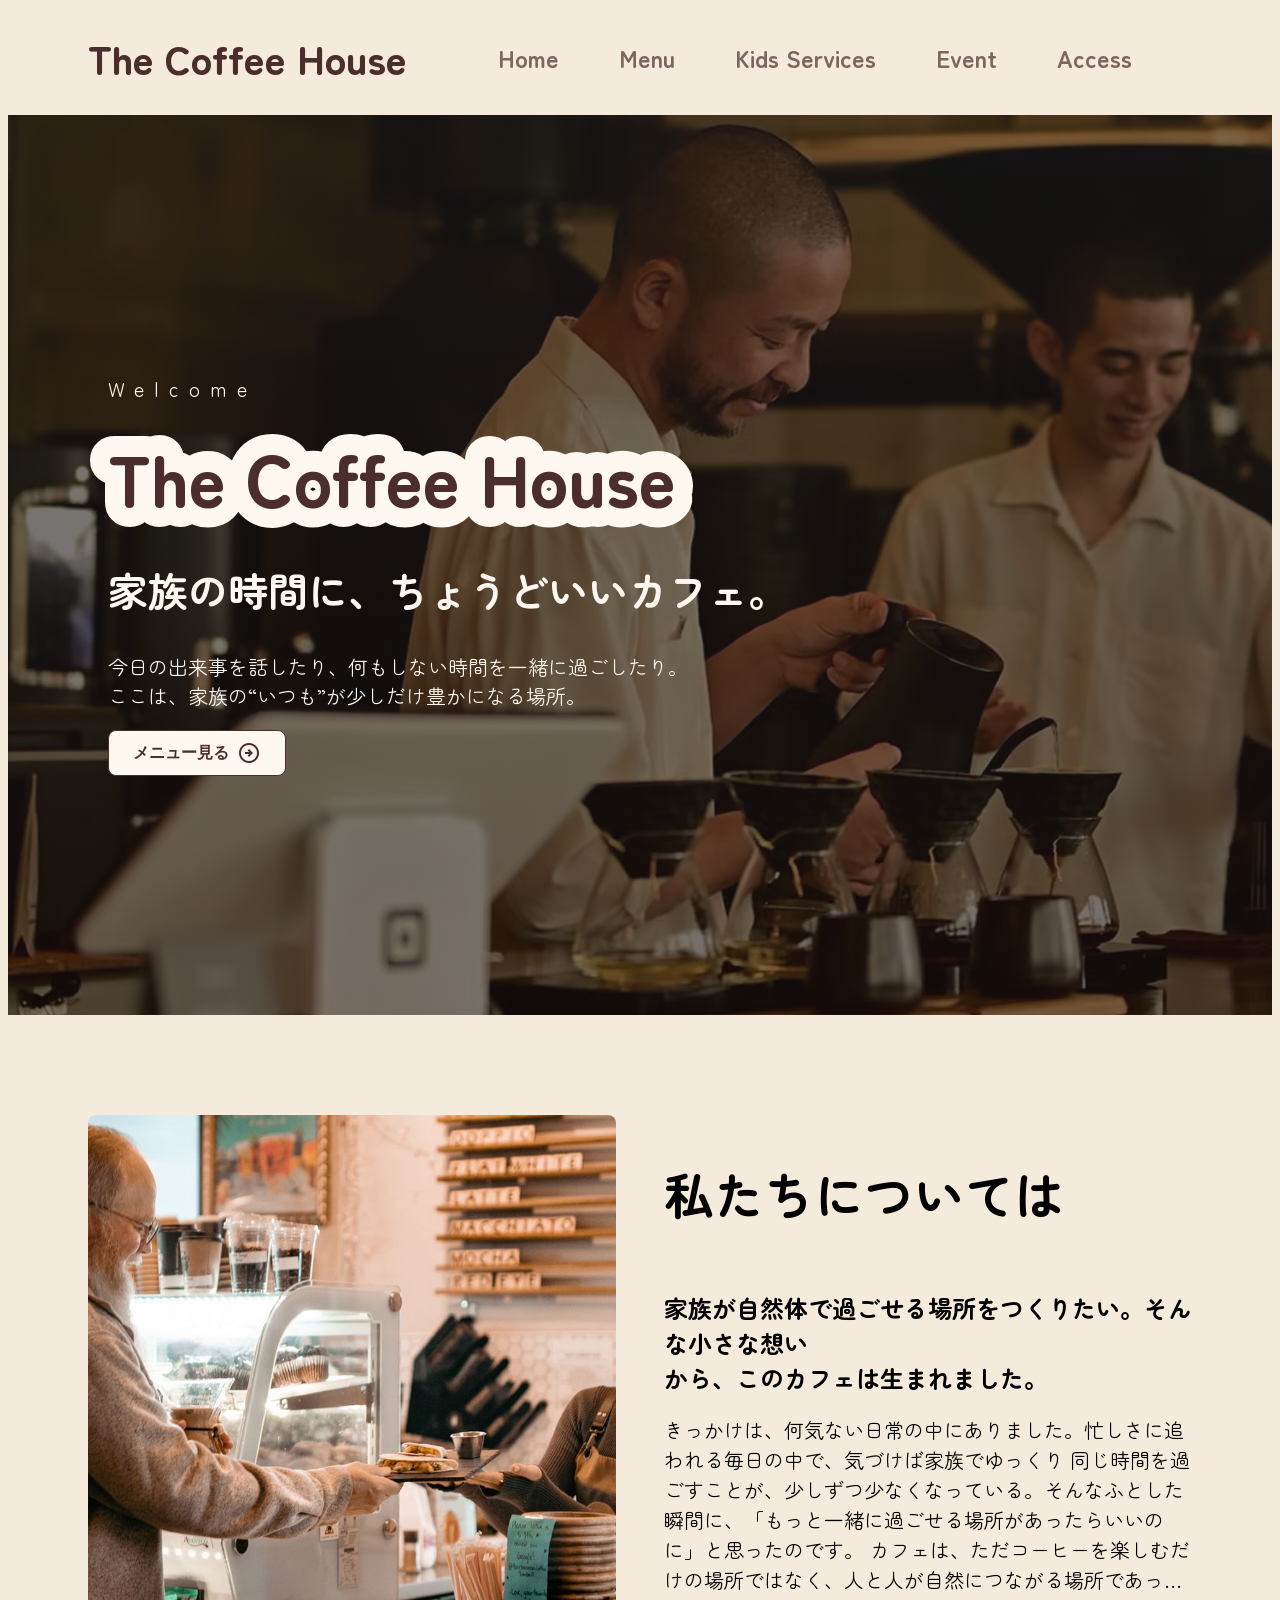
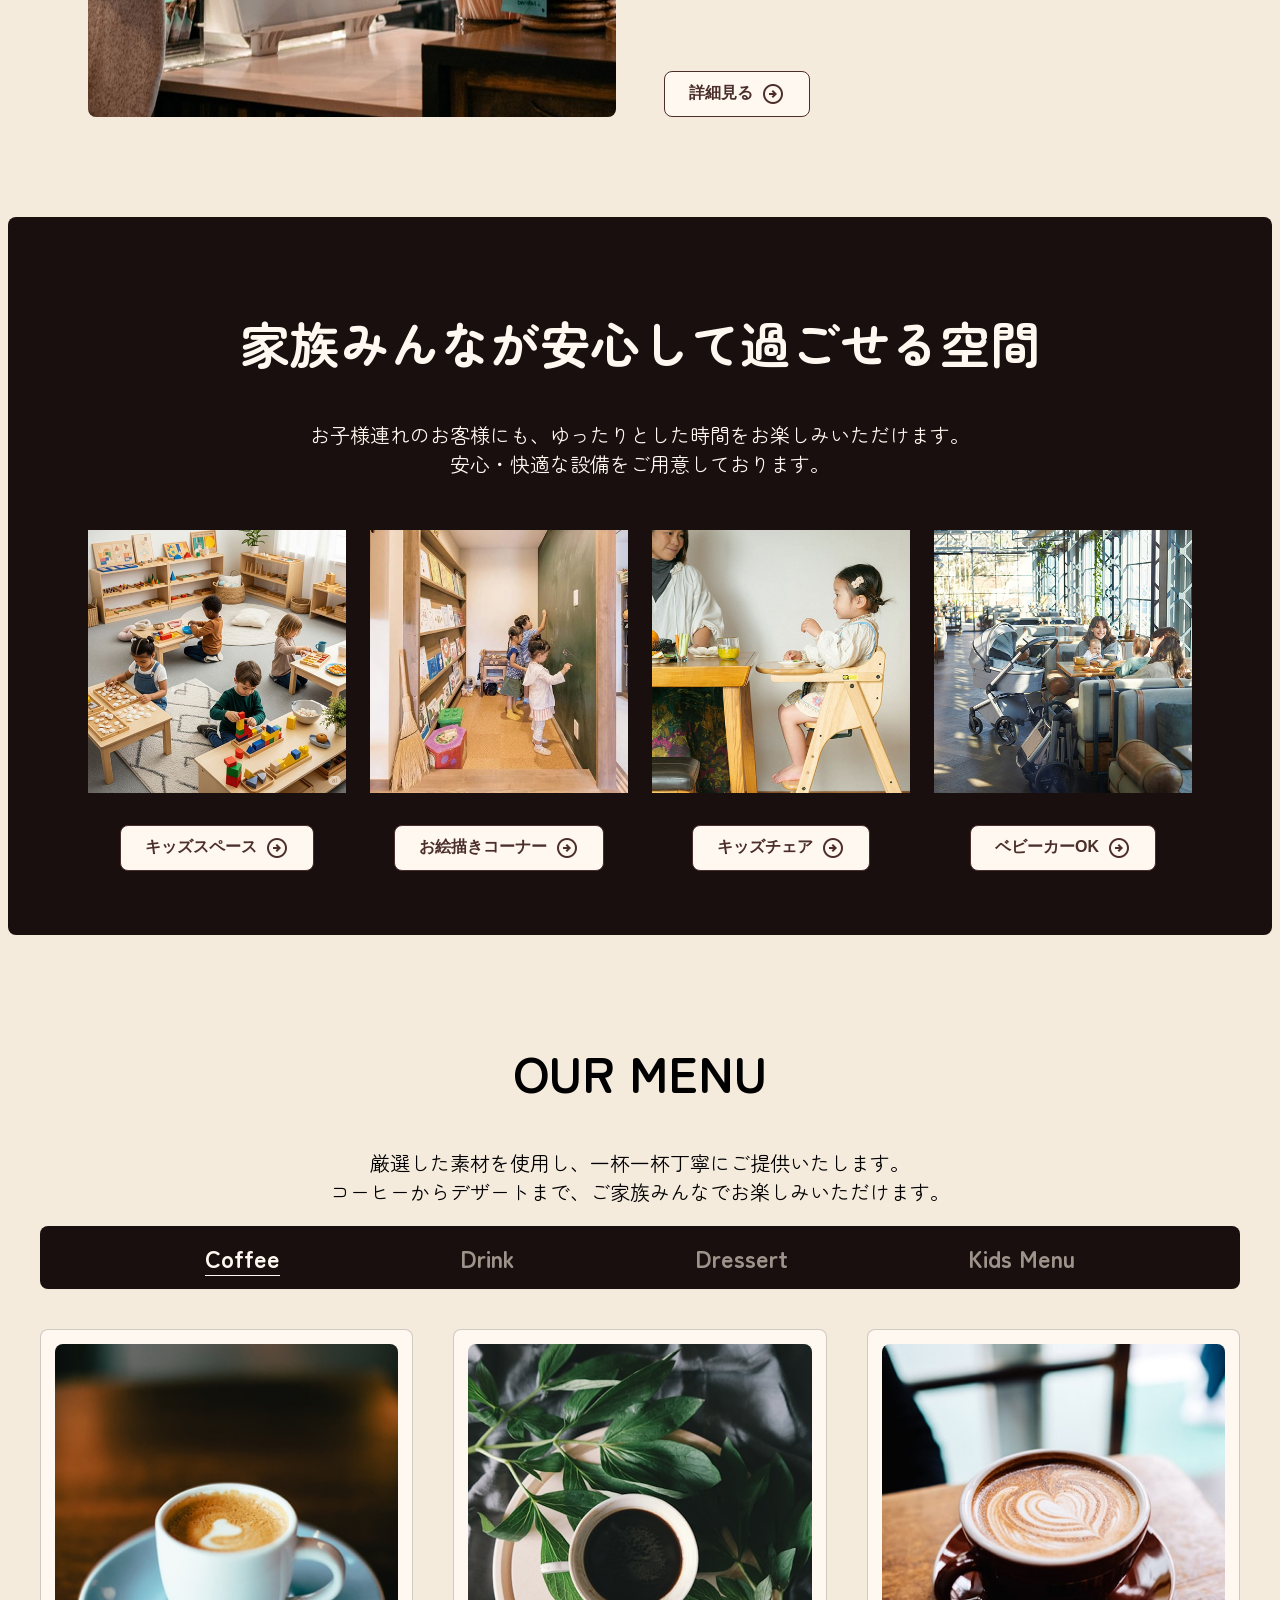
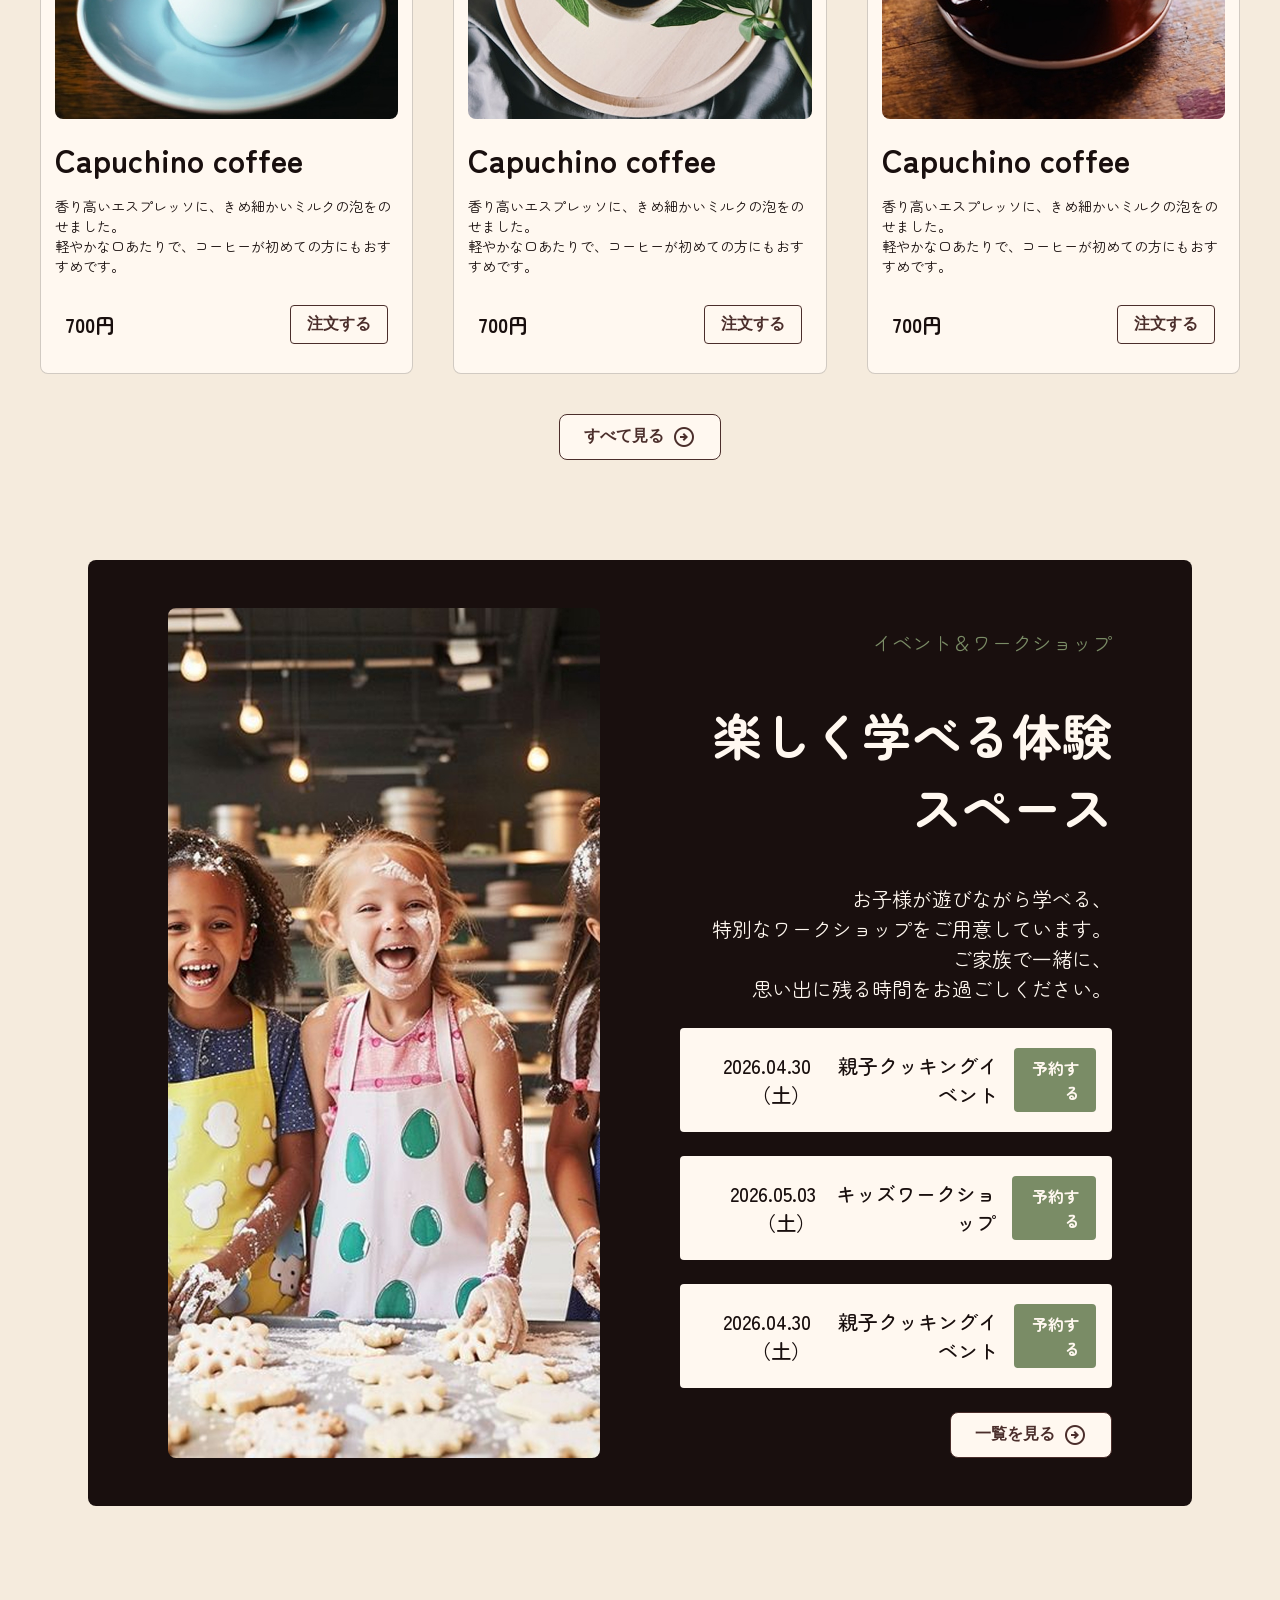
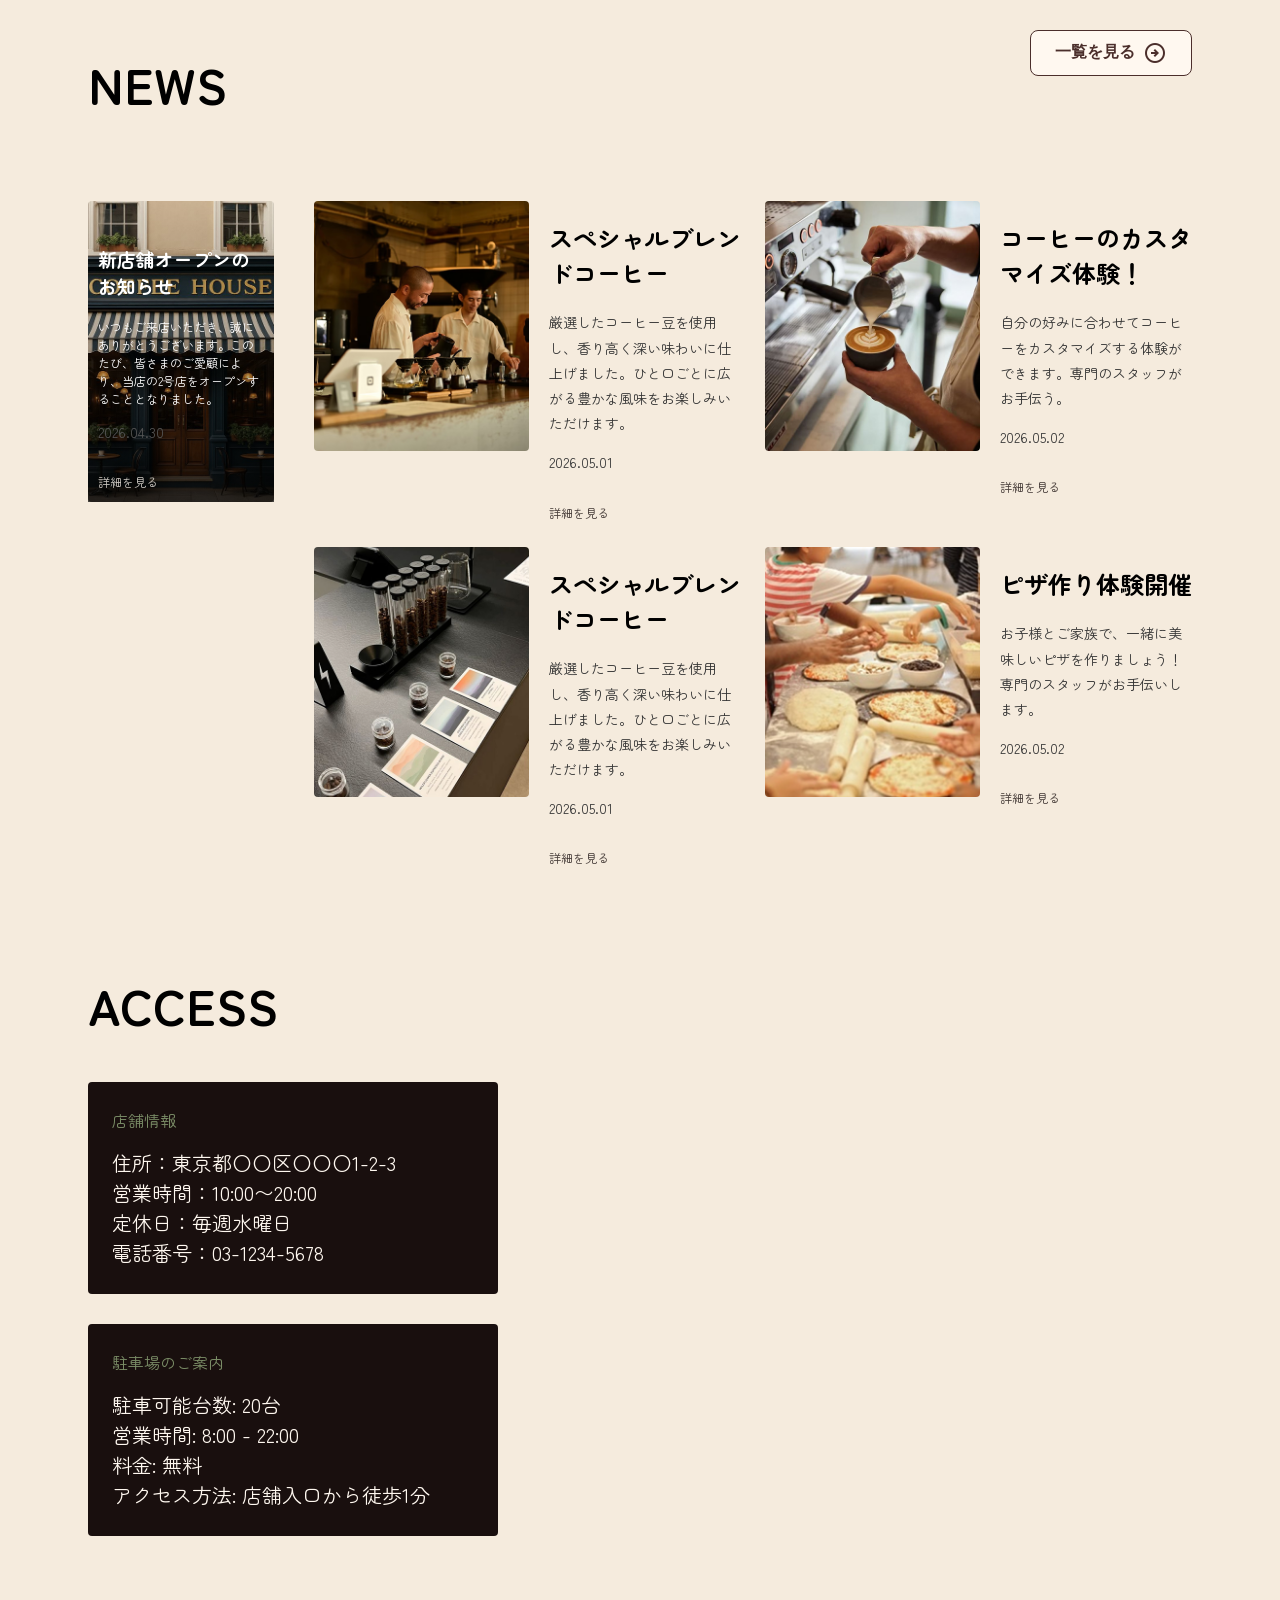
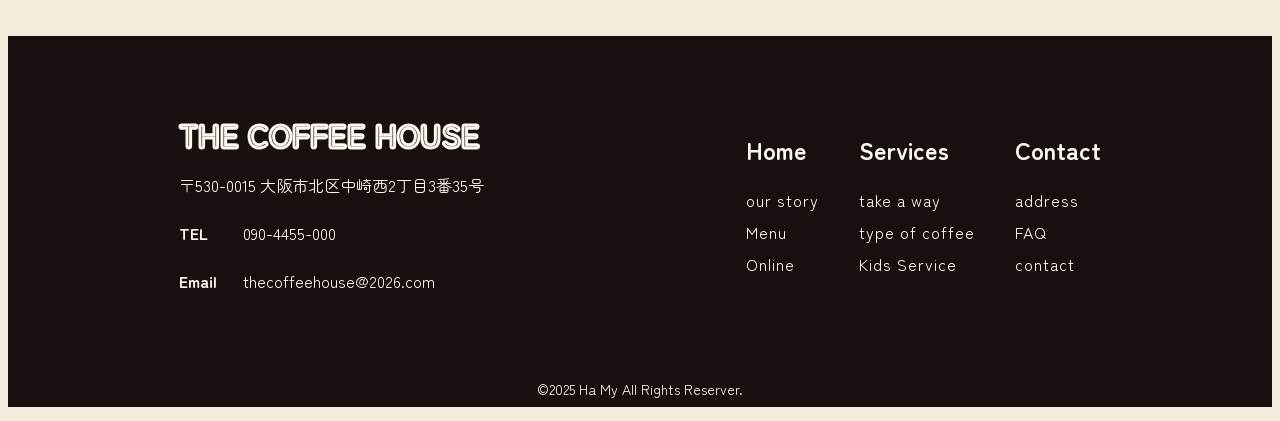
<file: index.html>
<!DOCTYPE html>
<html lang="ja">
<head>
    <meta charset="UTF-8">
    <meta name="viewport" content="width=device-width, initial-scale=1.0">
    <title>Home</title>
    <link rel="stylesheet" href="/css/home.css">
    <link rel="preconnect" href="https://fonts.googleapis.com">
    <link rel="preconnect" href="https://fonts.gstatic.com" crossorigin>
    <link rel="stylesheet" href="https://fonts.googleapis.com/css2?family=Material+Symbols+Outlined:opsz,wght,FILL,GRAD@24,400,0,0&icon_names=arrow_circle_right" />
    <link href="https://fonts.googleapis.com/css2?family=Zen+Maru+Gothic:wght@300;400;500;700;900&display=swap" rel="stylesheet">
</head>
<body>
    <header>
        <div class="navbar">
            <div class="nav-logo"><a href="/index.html">The Coffee House</a></div>
            <div class="nav-menu">
                <ul>
                    <li class="item"><a href="/index.html">Home</a></li>
                    <li class="item"><a href="/pages/menu.html">Menu</a></li>
                    <li class="item"><a href="/pages/services.html">Kids Services</a></li>
                    <li class="item"><a href="/pages/event.html">Event</a></li>
                    <li class="item"><a href="#">Access</a></li>
                </ul>
            </div>
        </div>

        <div class="hero">
            <div class="hero-bg">
                <div class="hero-info">
                    <div class="hero-info-top">
                        <p>Welcome</p>
                        <h2>The Coffee House</h2>
                        <h1>The Coffee House</h1>
                    </div>
                    
                    <div class="hero-info-body">
                        <div class="info-title">
                            <h2>家族の時間に、ちょうどいいカフェ。</h2>
                        </div>
                        <div class="info-text">
                            <p>今日の出来事を話したり、何もしない時間を一緒に過ごしたり。<br>ここは、家族の“いつも”が少しだけ豊かになる場所。</p>
                        </div>
                    </div>
                    
                    <div class="hero-info-bottom">
                        <a href="/pages/menu.html">
                            <button class="btn">メニュー見る
                                <span class="material-symbols-outlined">arrow_circle_right</span>
                            </button>
                        </a>
                    </div>
                </div>
            </div>
        </div>
    </header>

    <main>
        <section class="about">
            <div class="about-image">
                <img src="./img/about.jpg" alt="">
            </div>
            <div class="about-info">
                <div class="about-title">
                    <h1>私たちについては</h1>
                </div>
                <div class="about-text">
                    <h2>家族が自然体で過ごせる場所をつくりたい。そんな小さな想い<br>から、このカフェは生まれました。</h2>
                    <p>きっかけは、何気ない日常の中にありました。忙しさに追われる毎日の中で、気づけば家族でゆっくり 同じ時間を過ごすことが、少しずつ少なくなっている。そんなふとした瞬間に、「もっと一緒に過ごせる場所があったらいいのに」と思ったのです。
                        カフェは、ただコーヒーを楽しむだけの場所ではなく、人と人が自然につながる場所であってほしい。そう考えながら、この空間を少しずつかたちにしていきました。
                        ここでは、大人はほっと一息つき、子どもは子どもらしくのびのびと過ごせる。泣いたり笑ったりする日常のすべてを、そのまま受けとめられる場所です。そして、世代をこえて同じテーブルを囲める時間を、何よりも大切にしています。
                        特別な日でなくてもいい。何気ない一日が、ふと振り返ったときに思い出になる。このカフェで過ごした時間が、家族にとってやさしく残り続けるものであれば嬉しいです。そしていつか、「またここに来よう」と思い出していただける場所でありたい。このカフェが、あなたの家族の物語の中にそっと寄り添えますように。
                    </p>
                </div>
                <a href="/pages/about.html">
                    <div class="button">
                        <button class="btn">詳細見る
                                <span class="material-symbols-outlined">arrow_circle_right</span>
                        </button>
                    </div>
                </a>
            </div>
        </section>

        <section class="services">
            <div class="services-info">
                <div class="services-title">
                    <h1>家族みんなが安心して過ごせる空間</h1>
                </div>
                <div class="services-text">
                    <p>お子様連れのお客様にも、ゆったりとした時間をお楽しみいただけます。<br>安心・快適な設備をご用意しております。</p>
                </div>
            </div>
            <div class="services-img">
                <ul>
                    <li class="img"><img src="/img/spacing.jpg" alt=""></li>
                    <li class="img"><img src="/img/ehon.jpg" alt=""></li>
                    <li class="img"><img src="/img/chair.jpg" alt=""></li>
                    <li class="img"><img src="/img/babycar.jpg" alt=""></li>
                </ul>
            </div>
            <div class="services-category">
                <ul>
                    <li>
                        <a href="/pages/services.html">
                            <button class="btn">キッズスペース
                                <span class="material-symbols-outlined">arrow_circle_right</span>
                            </button>
                        </a>
                    </li>
                    <li>
                        <a href="/pages/services.html">
                            <button class="btn">お絵描きコーナー
                                <span class="material-symbols-outlined">arrow_circle_right</span>
                            </button>
                        </a>
                    </li>
                    <li>
                        <a href="/pages/services.html">
                            <button class="btn">キッズチェア
                                <span class="material-symbols-outlined">arrow_circle_right</span>
                            </button>
                        </a>
                    </li>
                    <li>
                        <a href="/pages/services.html">
                            <button class="btn">ベビーカーOK
                                <span class="material-symbols-outlined">arrow_circle_right</span>
                            </button>
                        </a>
                    </li>
                </ul>
            </div>
        </section>

        <section class="our-menu">
            <div class="menu-info">
                <div class="menu-title">
                    <h1>OUR MENU</h1>
                </div>
                <div class="menu-text">
                    <p>厳選した素材を使用し、一杯一杯丁寧にご提供いたします。<br>コーヒーからデザートまで、ご家族みんなでお楽しみいただけます。</p>
                </div>
            </div>
            <div class="menu-category">
                <ul>
                    <li><a href="#" class="category-item active" data-tab="coffee">Coffee</a></li>
                    <li><a href="#" class="category-item" data-tab="drink">Drink</a></li>
                    <li><a href="#" class="category-item" data-tab="dessert">Dressert</a></li>
                    <li><a href="#" class="category-item" data-tab="kids">Kids Menu</a></li>
                </ul>
            </div>
            <div class="menu-cards">
                <div class="card-item" data-category="coffee">
                    <img src="/img/coffee1.jpg" alt="">
                    <div class="card-info">
                        <h2>Capuchino coffee</h2>
                        <p>香り高いエスプレッソに、きめ細かいミルクの泡をのせました。<br>軽やかな口あたりで、コーヒーが初めての方にもおすすめです。</p>
                    </div>
                    <div class="card-price">
                        <p>700円</p>
                        <button class="btn-buy">注文する</button>
                    </div>
                </div>
            
                <div class="card-item" data-category="coffee">
                    <img src="/img/coffee2.jpg" alt="">
                    <div class="card-info">
                        <h2>Capuchino coffee</h2>
                        <p>香り高いエスプレッソに、きめ細かいミルクの泡をのせました。<br>軽やかな口あたりで、コーヒーが初めての方にもおすすめです。</p>
                    </div>
                    <div class="card-price">
                        <p>700円</p>
                        <button class="btn-buy">注文する</button>
                    </div>
                </div>
            
                <div class="card-item" data-category="coffee">
                    <img src="/img/coffee3.jpg" alt="">
                    <div class="card-info">
                        <h2>Capuchino coffee</h2>
                        <p>香り高いエスプレッソに、きめ細かいミルクの泡をのせました。<br>軽やかな口あたりで、コーヒーが初めての方にもおすすめです。</p>
                    </div>
                    <div class="card-price">
                        <p>700円</p>
                        <button class="btn-buy">注文する</button>
                    </div>
                </div>
            </div>
            <a href="/pages/menu.html">
                <div class="button">
                    <button class="btn">すべて見る
                        <span class="material-symbols-outlined">arrow_circle_right</span>
                    </button>
                </div>
            </a>
        </section>
    </main>
    <section class="event">
        <div class="event-img">
            <img src="/img/event.jpg" alt="Event Image">
        </div>
        <div class="event-info">
            <div class="event-title">
                <p>イベント＆ワークショップ</p>
                <h1>楽しく学べる体験スペース</h1>
            </div>
            <div class="event-text">
                <p>お子様が遊びながら学べる、特別なワークショップをご用意しています。ご家族で一緒に、思い出に残る時間をお過ごしください。</p>
            </div>
            <div class="event-lits">
                <div class="event-item">
                    <span class="event-time"> 2026.04.30（土）</span>
                    <span class="event-name">親子クッキングイベント</span>
                    <a href="#" class="event-btn">予約する</a>
                </div>
                <div class="event-item">
                    <span class="event-time"> 2026.05.03（土）</span>
                    <span class="event-name">キッズワークショップ</span>
                    <a href="#" class="event-btn">予約する</a>
                </div>
                <div class="event-item">
                    <span class="event-time"> 2026.04.30（土）</span>
                    <span class="event-name">親子クッキングイベント</span>
                    <a href="" class="event-btn">予約する</a>
                </div>

            </div>
            <a href="/pages/event.html">
                <div class="button">
                    <button class="btn">一覧を見る
                        <span class="material-symbols-outlined">arrow_circle_right</span>
                    </button>
                </div>
            </a>
        </div>
    </section>

    <section class="news">
        <div class="news-header">
            <h1>NEWS</h1>
            <div class="button">
                <button class="btn">一覧を見る
                    <span class="material-symbols-outlined">arrow_circle_right</span>
                </button>
            </div>
        </div>
        <div class="news-grid">
            <div class="news-main">
                <img src="/img/new01.jpg" alt="">
                <div class="news-overlay">
                    <h3 class="news-title">新店舗オープンのお知らせ</h3>
                    <p>いつもご来店いただき、誠にありがとうございます。このたび、皆さまのご愛顧により、当店の2号店をオープンすることとなりました。</p>
                    <p class="news-date">2026.04.30</p>
                    <a href="#" class="news-btn">詳細を見る</a>
                </div>
            </div>
            <div class="news-list">
                <div class="news-item">
                    <img src="/img/new02.jpg" alt="">
                    <div class="news-info">
                        <h2 class="news-title">スペシャルブレンドコーヒー</h2>
                        <p>厳選したコーヒー豆を使用し、香り高く深い味わいに仕上げました。ひと口ごとに広がる豊かな風味をお楽しみいただけます。</p>
                        <p class="news-date">2026.05.01</p>
                        <a href="#" class="news-btn">詳細を見る</a>
                    </div>
                </div>
                <div class="news-item">
                    <img src="/img/new03.jpg" alt="">
                    <div class="news-info">
                        <h2 class="news-title">コーヒーのカスタマイズ体験！</h2>
                        <p>自分の好みに合わせてコーヒーをカスタマイズする体験ができます。専門のスタッフがお手伝う。</p>
                        <p class="news-date">2026.05.02</p>
                        <a href="#" class="news-btn">詳細を見る</a>
                    </div>
                </div>
                <div class="news-item">
                    <img src="/img/new04.jpg" alt="">
                    <div class="news-info">
                        <h2 class="news-title">スペシャルブレンドコーヒー</h2>
                        <p>厳選したコーヒー豆を使用し、香り高く深い味わいに仕上げました。ひと口ごとに広がる豊かな風味をお楽しみいただけます。</p>
                        <p class="news-date">2026.05.01</p>
                        <a href="#" class="news-btn">詳細を見る</a>
                    </div>
                </div>
                <div class="news-item">
                    <img src="/img/new06.jpg" alt="">
                    <div class="news-info">
                        <h2 class="news-title">ピザ作り体験開催</h2>
                        <p>お子様とご家族で、一緒に美味しいピザを作りましょう！専門のスタッフがお手伝いします。</p>
                        <p class="news-date">2026.05.02</p>
                        <a href="#" class="news-btn">詳細を見る</a>
                    </div>
                </div>
            </div>
        </div>
    </section>

    <section class="access">
        <h1>ACCESS</h1>
        <div class="access-info">
            <div class="access-left">
                <div class="access-shop">
                    <p class="access-label">店舗情報</p>
                    <ul>
                        <li>住所：東京都〇〇区〇〇〇1-2-3</li>
                        <li>営業時間：10:00〜20:00</li>
                        <li>定休日：毎週水曜日</li>
                        <li>電話番号：03-1234-5678</li>
                    </ul>
                </div>
                <div class="access-paking">
                    <p class="access-label">駐車場のご案内</p>
                    <ul>
                        <li>駐車可能台数: 20台</li>
                        <li>営業時間: 8:00 - 22:00</li>
                        <li>料金: 無料</li>
                        <li>アクセス方法: 店舗入口から徒歩1分</li>
                    </ul>
                </div>
            </div>
            <div class="access-map">
                <iframe src="https://www.google.com/maps/embed?pb=!1m18!1m12!1m3!1d732.0746585243309!2d135.50232720898123!3d34.706541198917705!2m3!1f0!2f0!3f0!3m2!1i1024!2i768!4f13.1!3m3!1m2!1s0x6000e69449e0775d%3A0x3a2a073efc2ceb7c!2zRUND44Kz44Oz44OU44Ol44O844K_5bCC6ZaA5a2m5qChMuWPt-mkqA!5e0!3m2!1svi!2sjp!4v1777268110120!5m2!1svi!2sjp" width="600" height="450" style="border:0;" allowfullscreen="" loading="lazy" referrerpolicy="no-referrer-when-downgrade"></iframe>
            </div>
        </div>
    </section>
    
</body>
<footer>

    <div class="footer">
        <div class="footer-left">
          <h2 class="footer-logo">THE COFFEE HOUSE</h2>
          <p class="footer-address">〒530-0015 大阪市北区中崎西2丁目3番35号</p>
          <div class="footer-contact">
            <p><span>TEL</span> 090-4455-000</p>
            <p><span>Email</span> thecoffeehouse@2026.com</p>
          </div>
        </div>
        <div class="footer-right">
          <div class="footer-col">
            <h3>Home</h3>
            <ul>
              <li>our story</li>
              <li>Menu</li>
              <li>Online</li>
            </ul>
          </div>
          <div class="footer-col">
            <h3>Services</h3>
            <ul>
              <li>take a way</li>
              <li>type of coffee</li>
              <li>Kids Service</li>
            </ul>
          </div>
          <div class="footer-col">
            <h3>Contact</h3>
            <ul>
              <li>address</li>
              <li>FAQ</li>
              <li>contact</li>
            </ul>
          </div>
        </div>
    </div>

    <p>&copy;2025 Ha My All Rights Reserver.</p>
</footer>
</html>
</file>
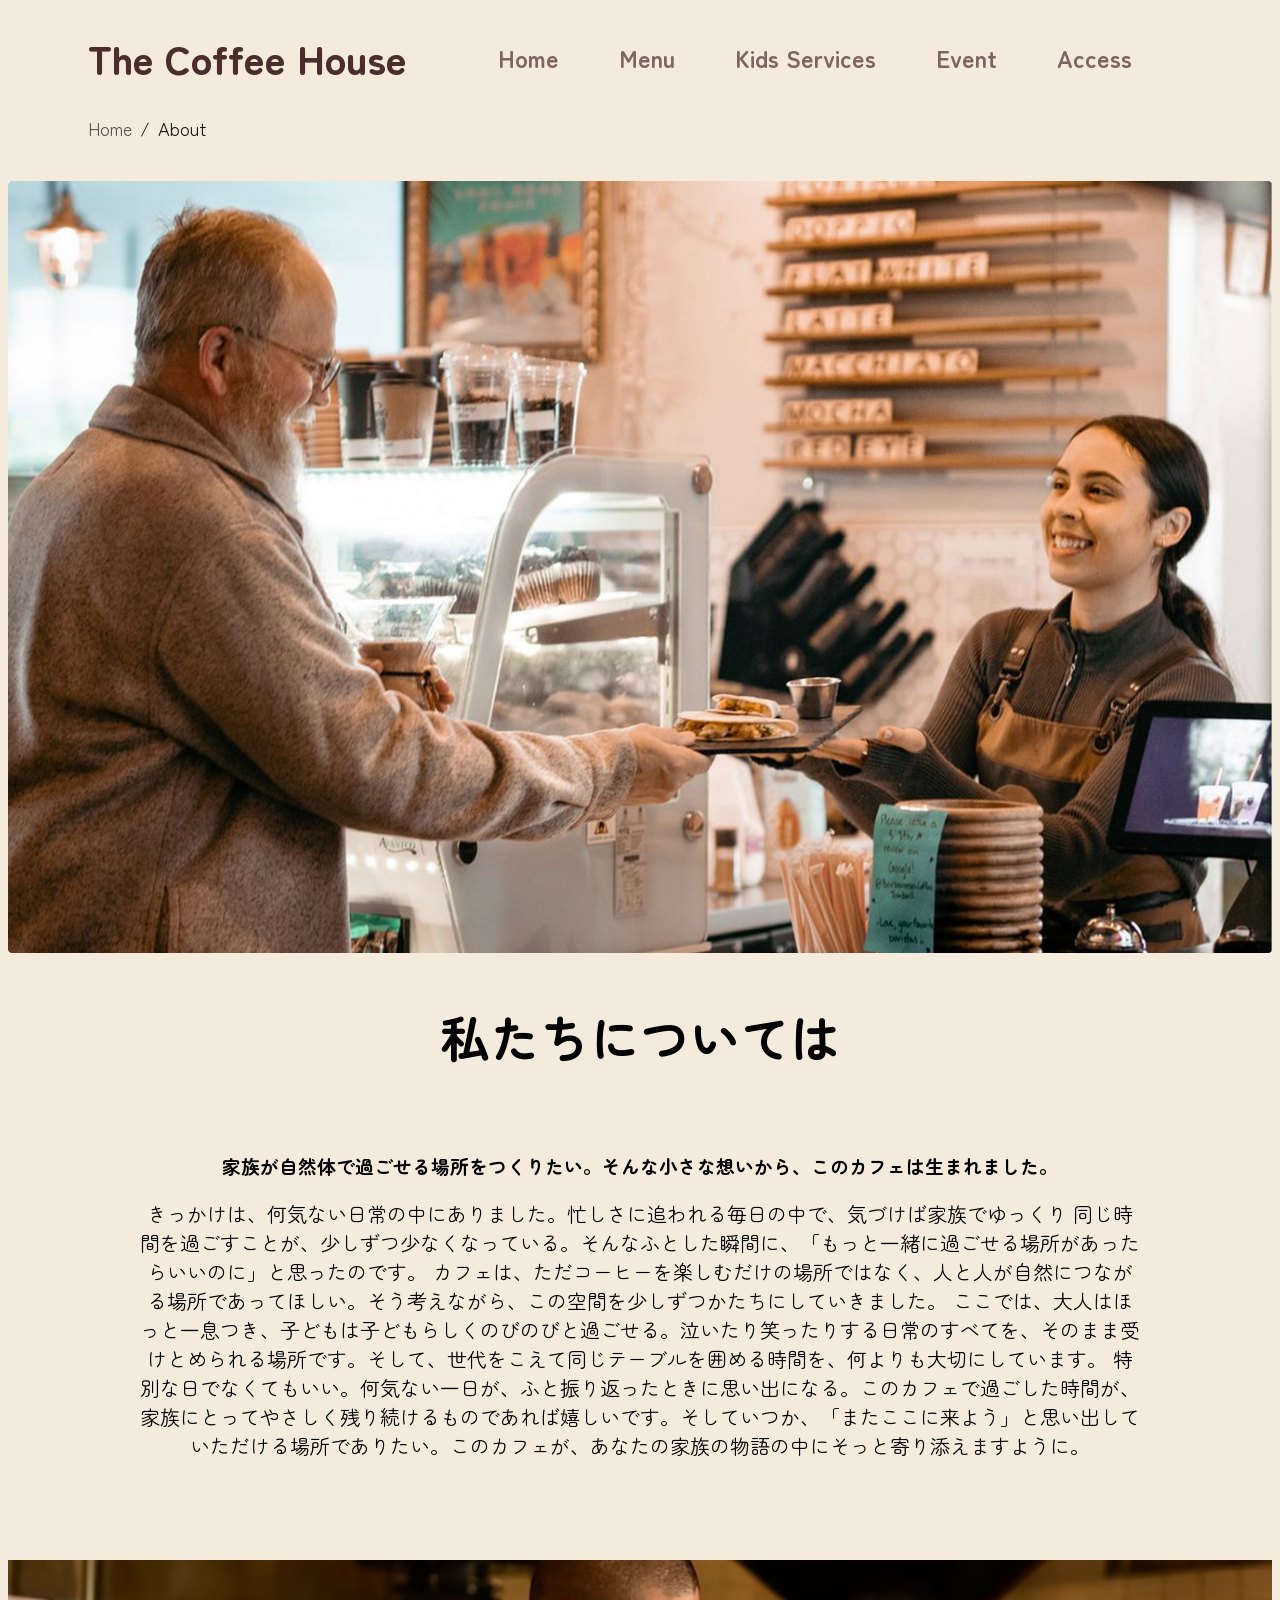
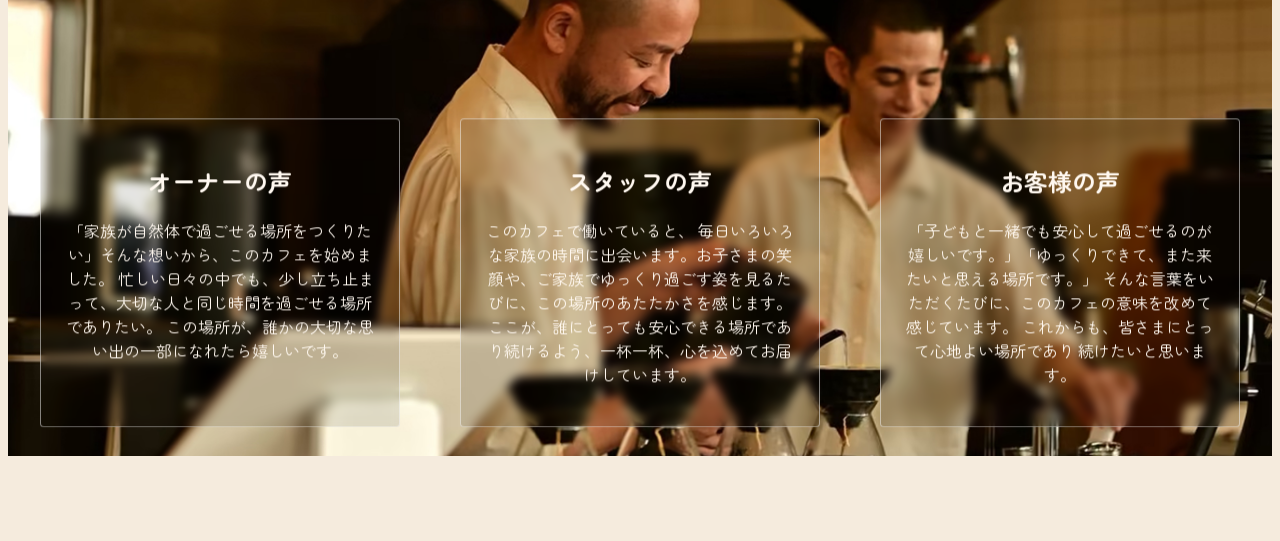
<file: pages/about.html>
<!DOCTYPE html>
<html lang="ja">
<head>
    <meta charset="UTF-8">
    <meta name="viewport" content="width=device-width, initial-scale=1.0">
    <title>About</title>
    <link rel="stylesheet" href="/css/home.css">
    <link rel="stylesheet" href="/css/about.css">
    <link rel="stylesheet" href="/css/menu.css">
    <link rel="preconnect" href="https://fonts.googleapis.com">
    <link rel="preconnect" href="https://fonts.gstatic.com" crossorigin>
    <link rel="stylesheet" href="https://fonts.googleapis.com/css2?family=Material+Symbols+Outlined:opsz,wght,FILL,GRAD@24,400,0,0&icon_names=arrow_circle_right" />
    <link href="https://fonts.googleapis.com/css2?family=Zen+Maru+Gothic:wght@300;400;500;700;900&display=swap" rel="stylesheet">
</head>
<body>
    <header>
        <div class="navbar">
            <div class="nav-logo"><a href="../index.html">The Coffee House</a></div>
            <div class="nav-menu">
                <ul>
                    <li class="item"><a href="../index.html">Home</a></li>
                    <li class="item"><a href="../pages/menu.html">Menu</a></li>
                    <li class="item"><a href="../pages/services.html">Kids Services</a></li>
                    <li class="item"><a href="../pages/event.html">Event</a></li>
                    <li class="item"><a href="#">Access</a></li>
                </ul>
            </div>
        </div>
        <nav class="breadcrumb">
            <a href="../index.html">Home</a>
            <span>/</span>
            <span>About</span>
        </nav>
    </header>
    <main>
        <section class="about-detail">
            <div class="about-detail-img">
                <img src="../img/about-img.jpg" alt="">
            </div>
            <div class="about-us">
                <div class="about-detail-title">
                    <h1>私たちについては</h1>
                </div>
                <div class="about-description">
                    <h3>家族が自然体で過ごせる場所をつくりたい。そんな小さな想いから、このカフェは生まれました。</h3>
                    <p>
                        きっかけは、何気ない日常の中にありました。忙しさに追われる毎日の中で、気づけば家族でゆっくり 同じ時間を過ごすことが、少しずつ少なくなっている。そんなふとした瞬間に、「もっと一緒に過ごせる場所があったらいいのに」と思ったのです。
                        カフェは、ただコーヒーを楽しむだけの場所ではなく、人と人が自然につながる場所であってほしい。そう考えながら、この空間を少しずつかたちにしていきました。
                        ここでは、大人はほっと一息つき、子どもは子どもらしくのびのびと過ごせる。泣いたり笑ったりする日常のすべてを、そのまま受けとめられる場所です。そして、世代をこえて同じテーブルを囲める時間を、何よりも大切にしています。
                        特別な日でなくてもいい。何気ない一日が、ふと振り返ったときに思い出になる。このカフェで過ごした時間が、家族にとってやさしく残り続けるものであれば嬉しいです。そしていつか、「またここに来よう」と思い出していただける場所でありたい。このカフェが、あなたの家族の物語の中にそっと寄り添えますように。
                    </p>
            </div>
        </section>
        <section class="voices">
            <div class="voice-bgr-img">
                <img src="../img/voice-bgr-img.jpg" alt="">
            </div>
            <div class="voice-list">
                <div class="owner-voice">
                    <h2>オーナーの声</h2>
                    <p>
                        「家族が自然体で過ごせる場所をつくりたい」そんな想いから、このカフェを始めました。
                        忙しい日々の中でも、少し立ち止まって、大切な人と同じ時間を過ごせる場所でありたい。
                        この場所が、誰かの大切な思い出の一部になれたら嬉しいです。
                    </p>
                </div>
                <div class="staff-voice">
                    <h2>スタッフの声</h2>
                    <p>このカフェで働いていると、
                        毎日いろいろな家族の時間に出会います。お子さまの笑顔や、ご家族でゆっくり過ごす姿を見るたびに、この場所のあたたかさを感じます。
                        ここが、誰にとっても安心できる場所であり続けるよう、一杯一杯、心を込めてお届けしています。
                    </p>
                </div>
                <div class="customer-voice">
                    <h2>お客様の声</h2>
                    <p>「子どもと一緒でも安心して過ごせるのが嬉しいです。」「ゆっくりできて、また来たいと思える場所です。」
                        そんな言葉をいただくたびに、このカフェの意味を改めて感じています。
                        これからも、皆さまにとって心地よい場所であり
                        続けたいと思います。
                    </p>
                </div>
            </div>
        </section>
</body>
</html>
</file>
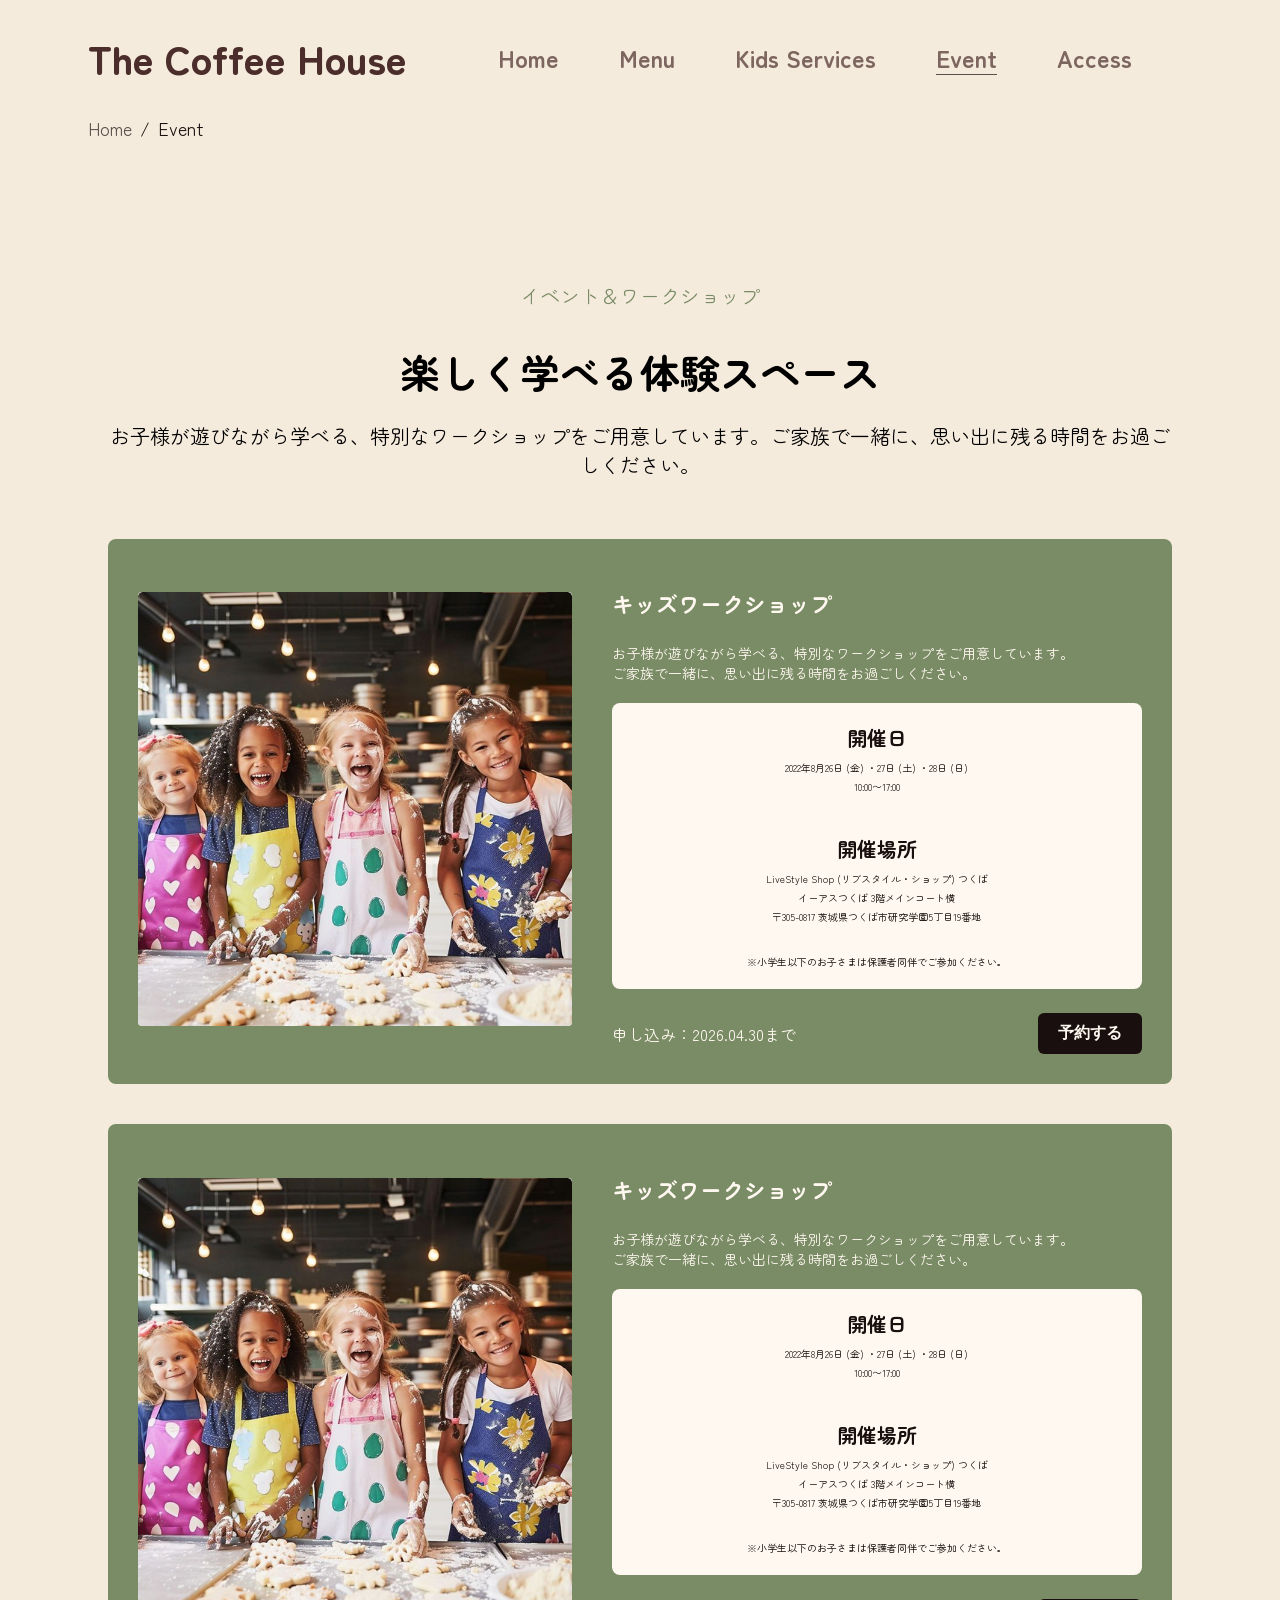
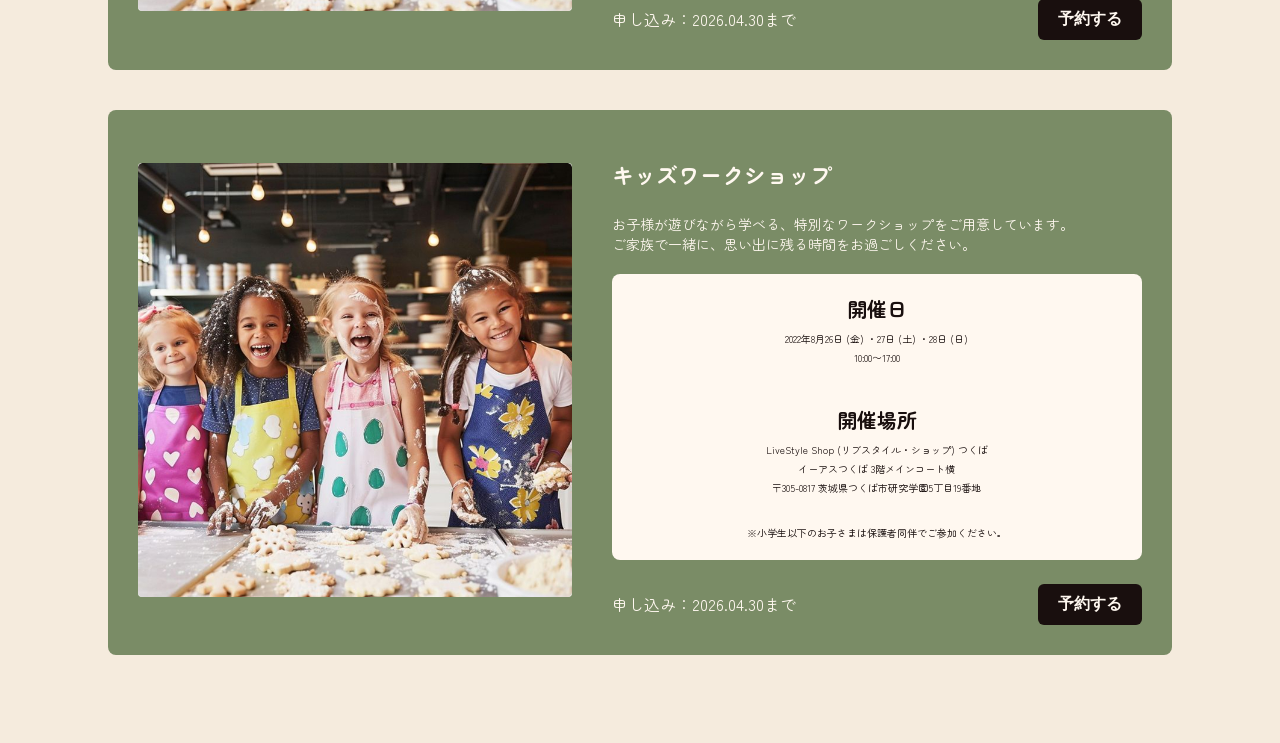
<file: pages/event.html>
<!DOCTYPE html>
<html lang="ja">
<head>
    <meta charset="UTF-8">
    <meta name="viewport" content="width=device-width, initial-scale=1.0">
    <title>Event</title>
    <link rel="stylesheet" href="/css/home.css">
    <link rel="stylesheet" href="/css/about.css">
    <link rel="stylesheet" href="/css/menu.css">
    <link rel="stylesheet" href="/css/services.css">
    <link rel="stylesheet" href="/css/event.css">
    <link rel="preconnect" href="https://fonts.googleapis.com">
    <link rel="preconnect" href="https://fonts.gstatic.com" crossorigin>
    <link rel="stylesheet" href="https://fonts.googleapis.com/css2?family=Material+Symbols+Outlined:opsz,wght,FILL,GRAD@24,400,0,0&icon_names=arrow_circle_right" />
    <link href="https://fonts.googleapis.com/css2?family=Zen+Maru+Gothic:wght@300;400;500;700;900&display=swap" rel="stylesheet">
</head>
<body>
    <header>
        <div class="navbar">
            <div class="nav-logo"><a href="../index.html">The Coffee House</a></div>
            <div class="nav-menu">
                <ul>
                    <li class="item"><a href="../index.html">Home</a></li>
                    <li class="item"><a href="../pages/menu.html">Menu</a></li>
                    <li class="item"><a href="../pages/services.html">Kids Services</a></li>
                    <li class="item"><a href="../pages/event.html" class="active">Event</a></li>
                    <li class="item"><a href="#">Access</a></li>
                </ul>
            </div>
        </div>
        <nav class="breadcrumb services-breadcrumb">
            <a href="../index.html">Home</a>
            <span>/</span>
            <span>Event</span>
        </nav>
    </header>
    <section class="workshop">
        <div class="workshop-container">
            <div class="workshop-header">
                <p>イベント＆ワークショップ</p>
                <h1>楽しく学べる体験スペース</h1>
                <p>お子様が遊びながら学べる、特別なワークショップをご用意しています。ご家族で一緒に、思い出に残る時間をお過ごしください。</p>
            </div>
            <div class="workshop-list">
                <div class="workshop-item">
                    <div class="workshop-img">
                        <img src="../img/event.jpg" alt="">
                    </div>
                    <div class="workshop-content">
                        <h2>キッズワークショップ</h2>
                        <p>お子様が遊びながら学べる、特別なワークショップをご用意しています。<br>ご家族で一緒に、思い出に残る時間をお過ごしください。</p>
                        <div class="workshop-box">
                            <div class="workshop-section">
                                <h3>開催日</h3>
                                <p>2022年8月26日 (金) ・27日 (土) ・28日 (日)</p>
                                <p>10:00〜17:00</p>
                            </div>
                            <div class="workshop-section">
                                <h3>開催場所</h3>
                                <p>LiveStyle Shop (リブスタイル・ショップ) つくば</p>
                                <p>イーアスつくば 3階メインコート横</p>
                                <p class="address">〒305-0817 茨城県つくば市研究学園5丁目19番地</p>
                            </div>
                            <p class="note">※小学生以下のお子さまは保護者同伴でご参加ください。</p>
                        </div>
                        <div class="workshop-footer">
                            <span>申し込み：2026.04.30まで</span>
                            <button class="btn">予約する</button>
                        </div>
                    </div>
                </div>
                <div class="workshop-item">
                    <div class="workshop-img">
                        <img src="../img/event.jpg" alt="">
                    </div>
                    <div class="workshop-content">
                        <h2>キッズワークショップ</h2>
                        <p>お子様が遊びながら学べる、特別なワークショップをご用意しています。<br>ご家族で一緒に、思い出に残る時間をお過ごしください。</p>
                        <div class="workshop-box">
                            <div class="workshop-section">
                                <h3>開催日</h3>
                                <p>2022年8月26日 (金) ・27日 (土) ・28日 (日)</p>
                                <p>10:00〜17:00</p>
                            </div>
                            <div class="workshop-section">
                                <h3>開催場所</h3>
                                <p>LiveStyle Shop (リブスタイル・ショップ) つくば</p>
                                <p>イーアスつくば 3階メインコート横</p>
                                <p class="address">〒305-0817 茨城県つくば市研究学園5丁目19番地</p>
                            </div>
                            <p class="note">※小学生以下のお子さまは保護者同伴でご参加ください。</p>
                        </div>
                        <div class="workshop-footer">
                            <span>申し込み：2026.04.30まで</span>
                            <button class="btn">予約する</button>
                        </div>
                    </div>
                </div>
                <div class="workshop-item">
                    <div class="workshop-img">
                        <img src="../img/event.jpg" alt="">
                    </div>
                    <div class="workshop-content">
                        <h2>キッズワークショップ</h2>
                        <p>お子様が遊びながら学べる、特別なワークショップをご用意しています。<br>ご家族で一緒に、思い出に残る時間をお過ごしください。</p>
                        <div class="workshop-box">
                            <div class="workshop-section">
                                <h3>開催日</h3>
                                <p>2022年8月26日 (金) ・27日 (土) ・28日 (日)</p>
                                <p>10:00〜17:00</p>
                            </div>
                            <div class="workshop-section">
                                <h3>開催場所</h3>
                                <p>LiveStyle Shop (リブスタイル・ショップ) つくば</p>
                                <p>イーアスつくば 3階メインコート横</p>
                                <p class="address">〒305-0817 茨城県つくば市研究学園5丁目19番地</p>
                            </div>
                            <p class="note">※小学生以下のお子さまは保護者同伴でご参加ください。</p>
                        </div>
                        <div class="workshop-footer">
                            <span>申し込み：2026.04.30まで</span>
                            <button class="btn">予約する</button>
                        </div>
                    </div>
                </div>

                
            </div>
        </div>
    </section>
</body>
</html>
</file>
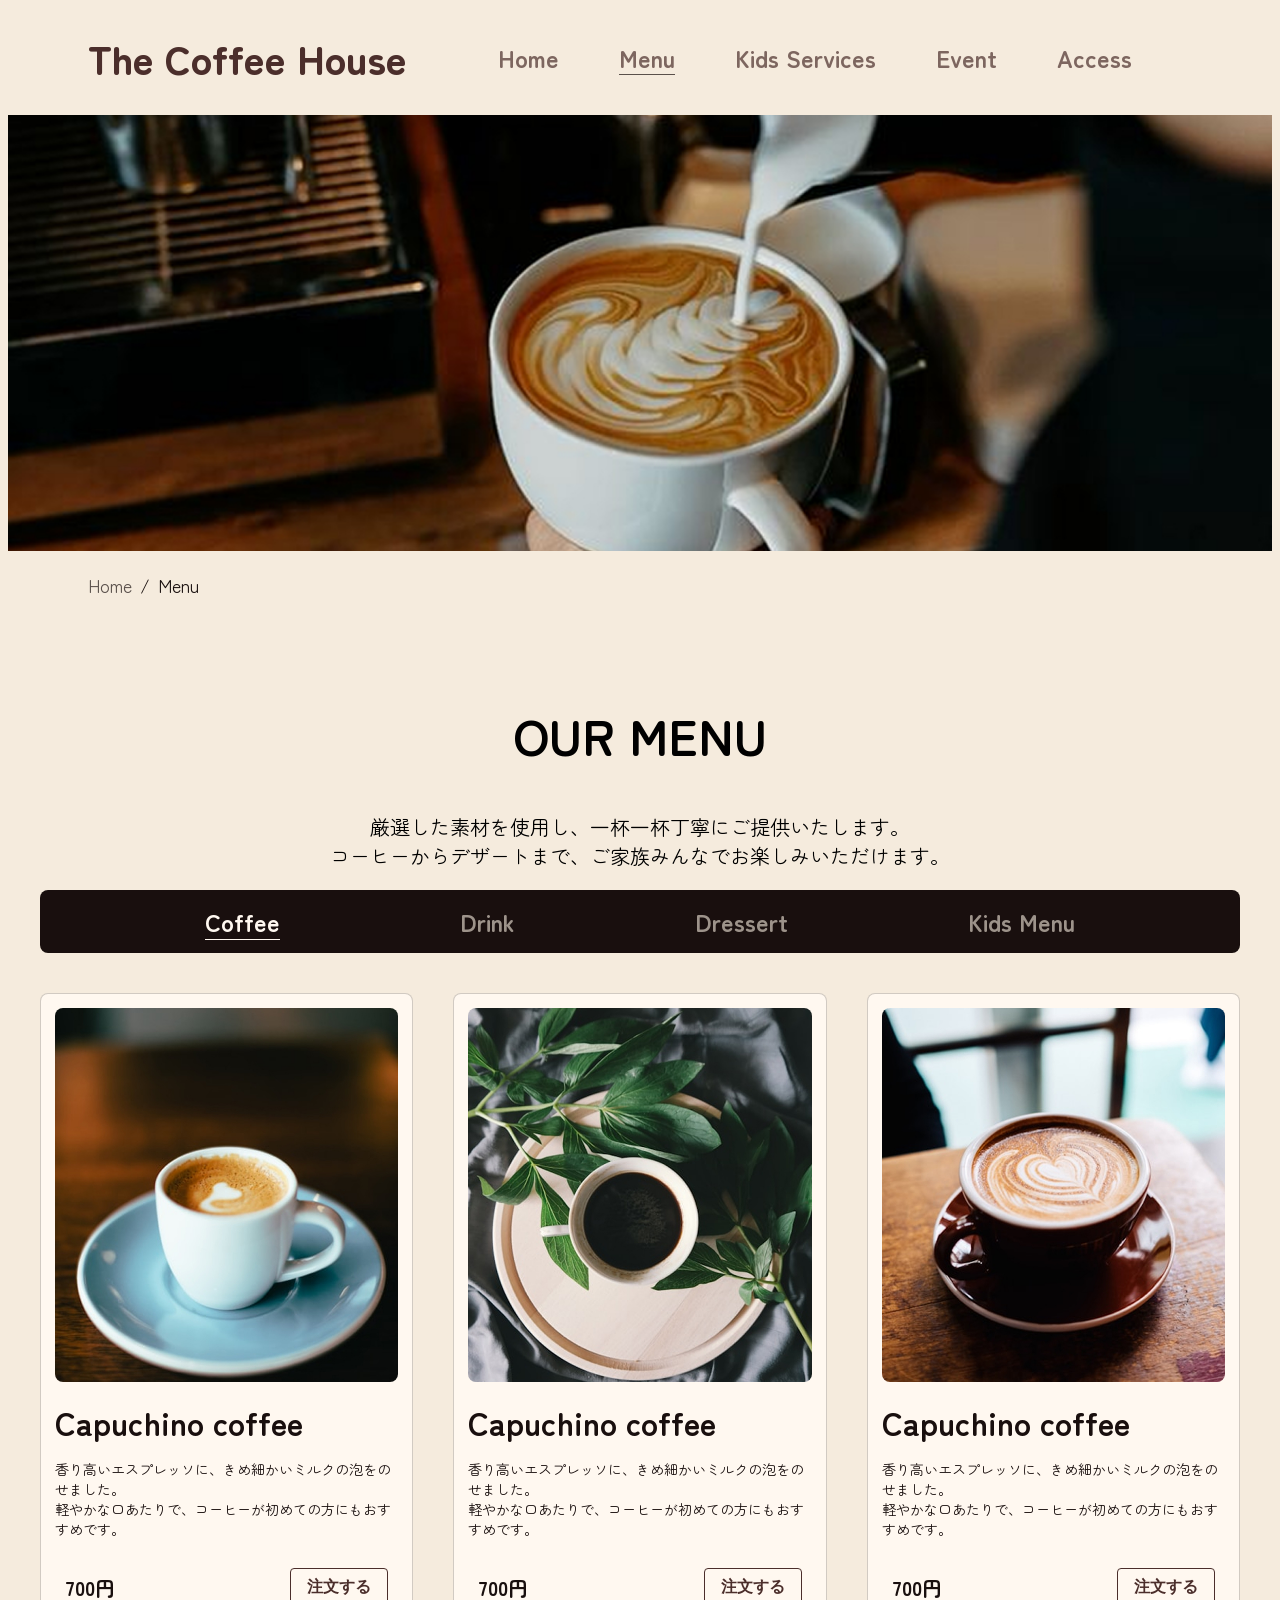
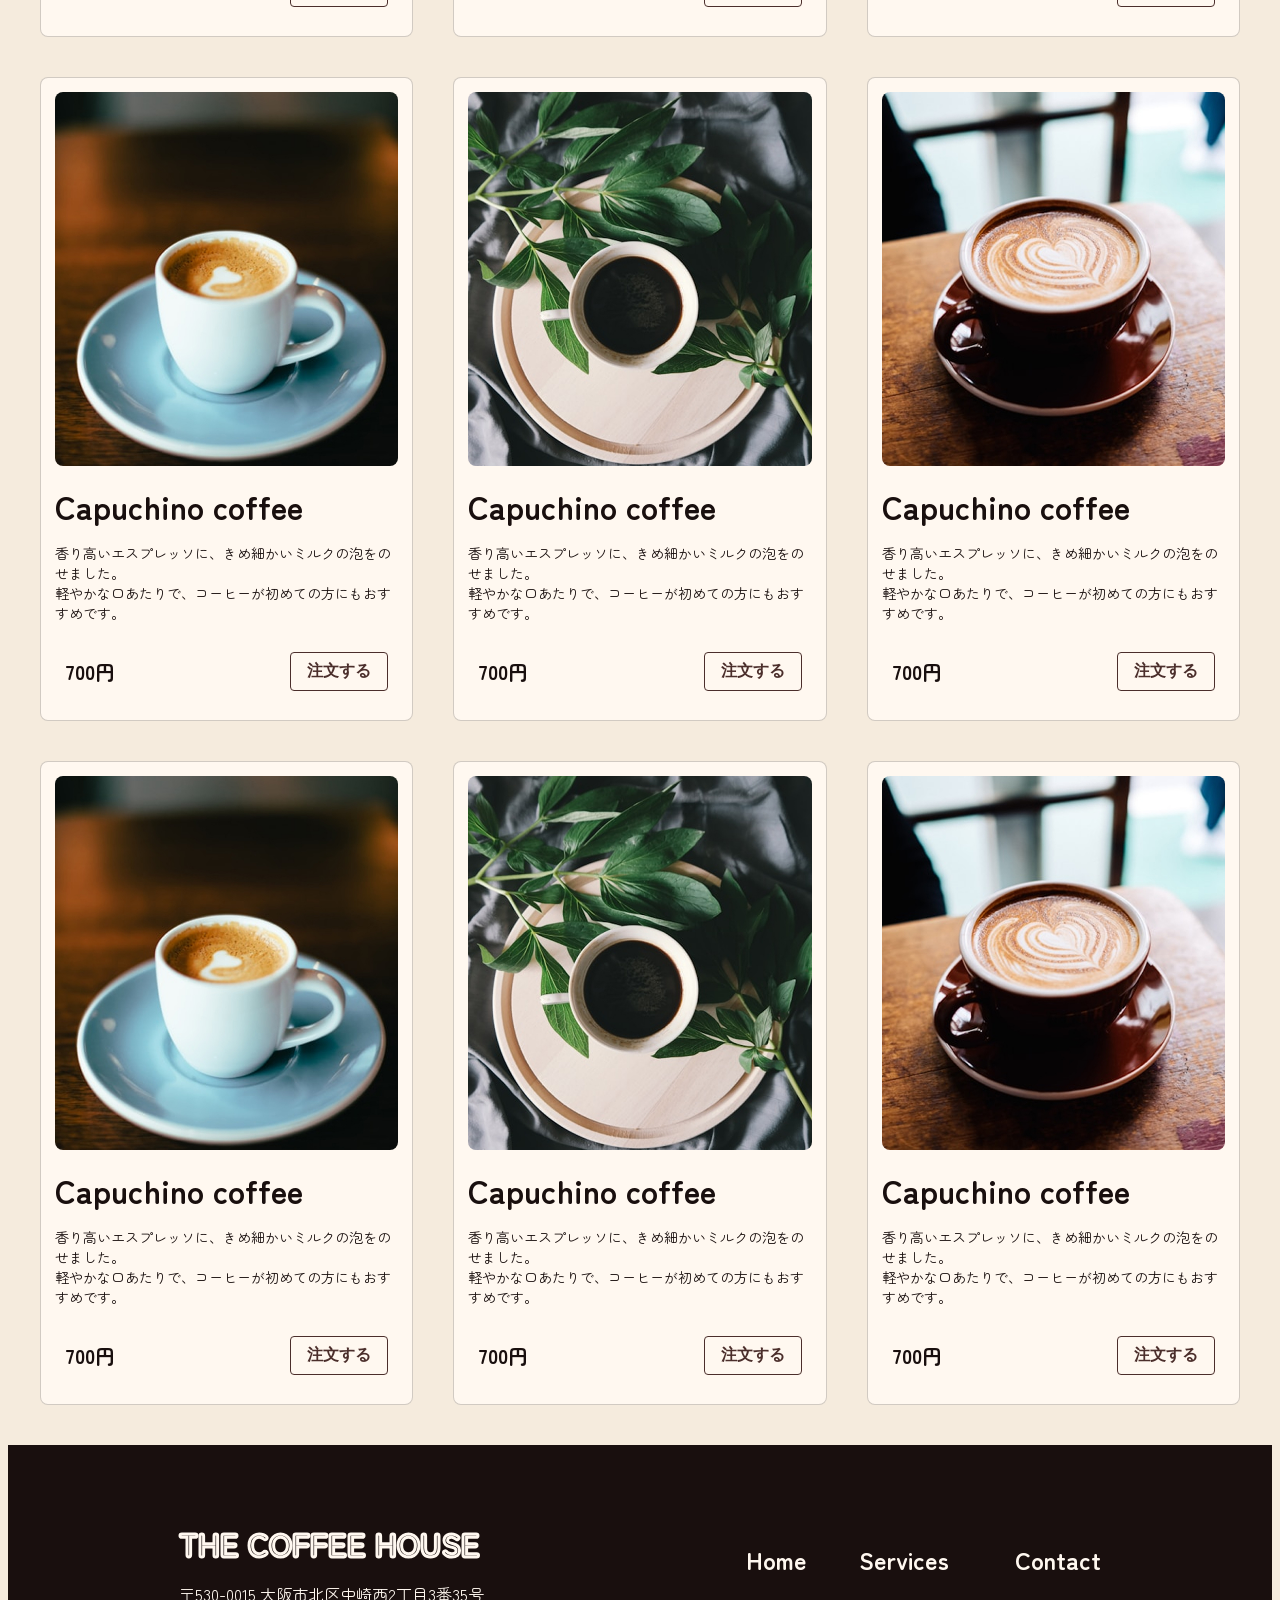
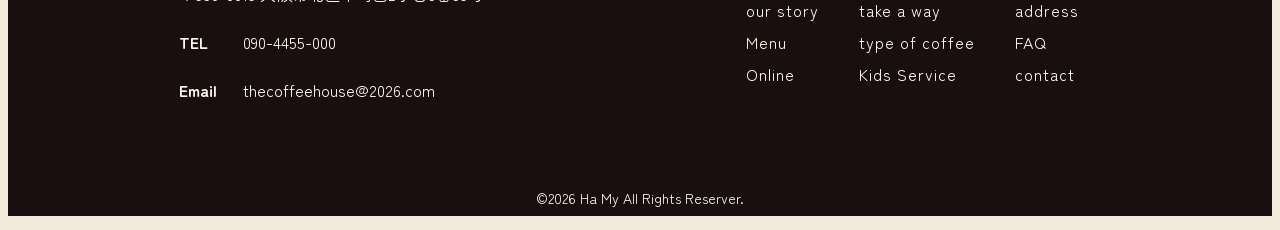
<file: pages/menu.html>
<!DOCTYPE html>
<html lang="ja">
<head>
    <meta charset="UTF-8">
    <meta name="viewport" content="width=device-width, initial-scale=1.0">
    <title>Menu</title>
    <link rel="stylesheet" href="/css/home.css">
    <link rel="stylesheet" href="/css/menu.css">
    <link rel="preconnect" href="https://fonts.googleapis.com">
    <link rel="preconnect" href="https://fonts.gstatic.com" crossorigin>
    <link rel="stylesheet" href="https://fonts.googleapis.com/css2?family=Material+Symbols+Outlined:opsz,wght,FILL,GRAD@24,400,0,0&icon_names=arrow_circle_right" />
    <link href="https://fonts.googleapis.com/css2?family=Zen+Maru+Gothic:wght@300;400;500;700;900&display=swap" rel="stylesheet">
</head>
<body>
    <header>
        <div class="navbar">
            <div class="nav-logo"><a href="../index.html">The Coffee House</a></div>
            <div class="nav-menu">
                <ul>
                    <li class="item"><a href="../index.html">Home</a></li>
                    <li class="item"><a href="/pages/menu.html" class="active">Menu</a></li>
                    <li class="item"><a href="/pages/services.html">Kids Services</a></li>
                    <li class="item"><a href="/pages/event.html">Event</a></li>
                    <li class="item"><a href="#">Access</a></li>
                </ul>
            </div>
        </div>
        <div class="header-bgr-img">
            <img src="../img/bgr-img.jpg" alt="">
        </div>
        <nav class="breadcrumb">
            <a href="../index.html">Home</a>
            <span>/</span>
            <span>Menu</span>
        </nav>
    </header>
    <main>
        <section class="our-menu">
            <div class="menu-info">
                <div class="menu-title">
                    <h1>OUR MENU</h1>
                </div>
                <div class="menu-text">
                    <p>厳選した素材を使用し、一杯一杯丁寧にご提供いたします。<br>コーヒーからデザートまで、ご家族みんなでお楽しみいただけます。</p>
                </div>
            </div>
            <div class="menu-category">
                <ul>
                    <li><a href="#" class="category-item active" data-tab="coffee">Coffee</a></li>
                    <li><a href="#" class="category-item" data-tab="drink">Drink</a></li>
                    <li><a href="#" class="category-item" data-tab="dessert">Dressert</a></li>
                    <li><a href="#" class="category-item" data-tab="kids">Kids Menu</a></li>
                </ul>
            </div>
            <div class="menu-cards">
                <div class="card-item" data-category="coffee">
                    <img src="/img/coffee1.jpg" alt="">
                    <div class="card-info">
                        <h2>Capuchino coffee</h2>
                        <p>香り高いエスプレッソに、きめ細かいミルクの泡をのせました。<br>軽やかな口あたりで、コーヒーが初めての方にもおすすめです。</p>
                    </div>
                    <div class="card-price">
                        <p>700円</p>
                        <button class="btn-buy">注文する</button>
                    </div>
                </div>
            
                <div class="card-item" data-category="coffee">
                    <img src="/img/coffee2.jpg" alt="">
                    <div class="card-info">
                        <h2>Capuchino coffee</h2>
                        <p>香り高いエスプレッソに、きめ細かいミルクの泡をのせました。<br>軽やかな口あたりで、コーヒーが初めての方にもおすすめです。</p>
                    </div>
                    <div class="card-price">
                        <p>700円</p>
                        <button class="btn-buy">注文する</button>
                    </div>
                </div>
            
                <div class="card-item" data-category="coffee">
                    <img src="/img/coffee3.jpg" alt="">
                    <div class="card-info">
                        <h2>Capuchino coffee</h2>
                        <p>香り高いエスプレッソに、きめ細かいミルクの泡をのせました。<br>軽やかな口あたりで、コーヒーが初めての方にもおすすめです。</p>
                    </div>
                    <div class="card-price">
                        <p>700円</p>
                        <button class="btn-buy">注文する</button>
                    </div>
                </div>

                <div class="card-item" data-category="coffee">
                    <img src="/img/coffee1.jpg" alt="">
                    <div class="card-info">
                        <h2>Capuchino coffee</h2>
                        <p>香り高いエスプレッソに、きめ細かいミルクの泡をのせました。<br>軽やかな口あたりで、コーヒーが初めての方にもおすすめです。</p>
                    </div>
                    <div class="card-price">
                        <p>700円</p>
                        <button class="btn-buy">注文する</button>
                    </div>
                </div>
            
                <div class="card-item" data-category="coffee">
                    <img src="/img/coffee2.jpg" alt="">
                    <div class="card-info">
                        <h2>Capuchino coffee</h2>
                        <p>香り高いエスプレッソに、きめ細かいミルクの泡をのせました。<br>軽やかな口あたりで、コーヒーが初めての方にもおすすめです。</p>
                    </div>
                    <div class="card-price">
                        <p>700円</p>
                        <button class="btn-buy">注文する</button>
                    </div>
                </div>
            
                <div class="card-item" data-category="coffee">
                    <img src="/img/coffee3.jpg" alt="">
                    <div class="card-info">
                        <h2>Capuchino coffee</h2>
                        <p>香り高いエスプレッソに、きめ細かいミルクの泡をのせました。<br>軽やかな口あたりで、コーヒーが初めての方にもおすすめです。</p>
                    </div>
                    <div class="card-price">
                        <p>700円</p>
                        <button class="btn-buy">注文する</button>
                    </div>
                </div>

                <div class="card-item" data-category="coffee">
                    <img src="/img/coffee1.jpg" alt="">
                    <div class="card-info">
                        <h2>Capuchino coffee</h2>
                        <p>香り高いエスプレッソに、きめ細かいミルクの泡をのせました。<br>軽やかな口あたりで、コーヒーが初めての方にもおすすめです。</p>
                    </div>
                    <div class="card-price">
                        <p>700円</p>
                        <button class="btn-buy">注文する</button>
                    </div>
                </div>
            
                <div class="card-item" data-category="coffee">
                    <img src="/img/coffee2.jpg" alt="">
                    <div class="card-info">
                        <h2>Capuchino coffee</h2>
                        <p>香り高いエスプレッソに、きめ細かいミルクの泡をのせました。<br>軽やかな口あたりで、コーヒーが初めての方にもおすすめです。</p>
                    </div>
                    <div class="card-price">
                        <p>700円</p>
                        <button class="btn-buy">注文する</button>
                    </div>
                </div>
            
                <div class="card-item" data-category="coffee">
                    <img src="/img/coffee3.jpg" alt="">
                    <div class="card-info">
                        <h2>Capuchino coffee</h2>
                        <p>香り高いエスプレッソに、きめ細かいミルクの泡をのせました。<br>軽やかな口あたりで、コーヒーが初めての方にもおすすめです。</p>
                    </div>
                    <div class="card-price">
                        <p>700円</p>
                        <button class="btn-buy">注文する</button>
                    </div>
                </div>
            </div>
            <!-- <div class="button">
                <button class="btn">すべて見る
                    <span class="material-symbols-outlined">arrow_circle_right</span>
                </button>
            </div> -->
        </section>
    </main>
</body>

<footer>

    <div class="footer">
        <div class="footer-left">
          <h2 class="footer-logo">THE COFFEE HOUSE</h2>
          <p class="footer-address">〒530-0015 大阪市北区中崎西2丁目3番35号</p>
          <div class="footer-contact">
            <p><span>TEL</span> 090-4455-000</p>
            <p><span>Email</span> thecoffeehouse@2026.com</p>
          </div>
        </div>
        <div class="footer-right">
          <div class="footer-col">
            <h3>Home</h3>
            <ul>
              <li>our story</li>
              <li>Menu</li>
              <li>Online</li>
            </ul>
          </div>
          <div class="footer-col">
            <h3>Services</h3>
            <ul>
              <li>take a way</li>
              <li>type of coffee</li>
              <li>Kids Service</li>
            </ul>
          </div>
          <div class="footer-col">
            <h3>Contact</h3>
            <ul>
              <li>address</li>
              <li>FAQ</li>
              <li>contact</li>
            </ul>
          </div>
        </div>
    </div>

    <p>&copy;2026 Ha My All Rights Reserver.</p>
</footer>


</html>
</file>
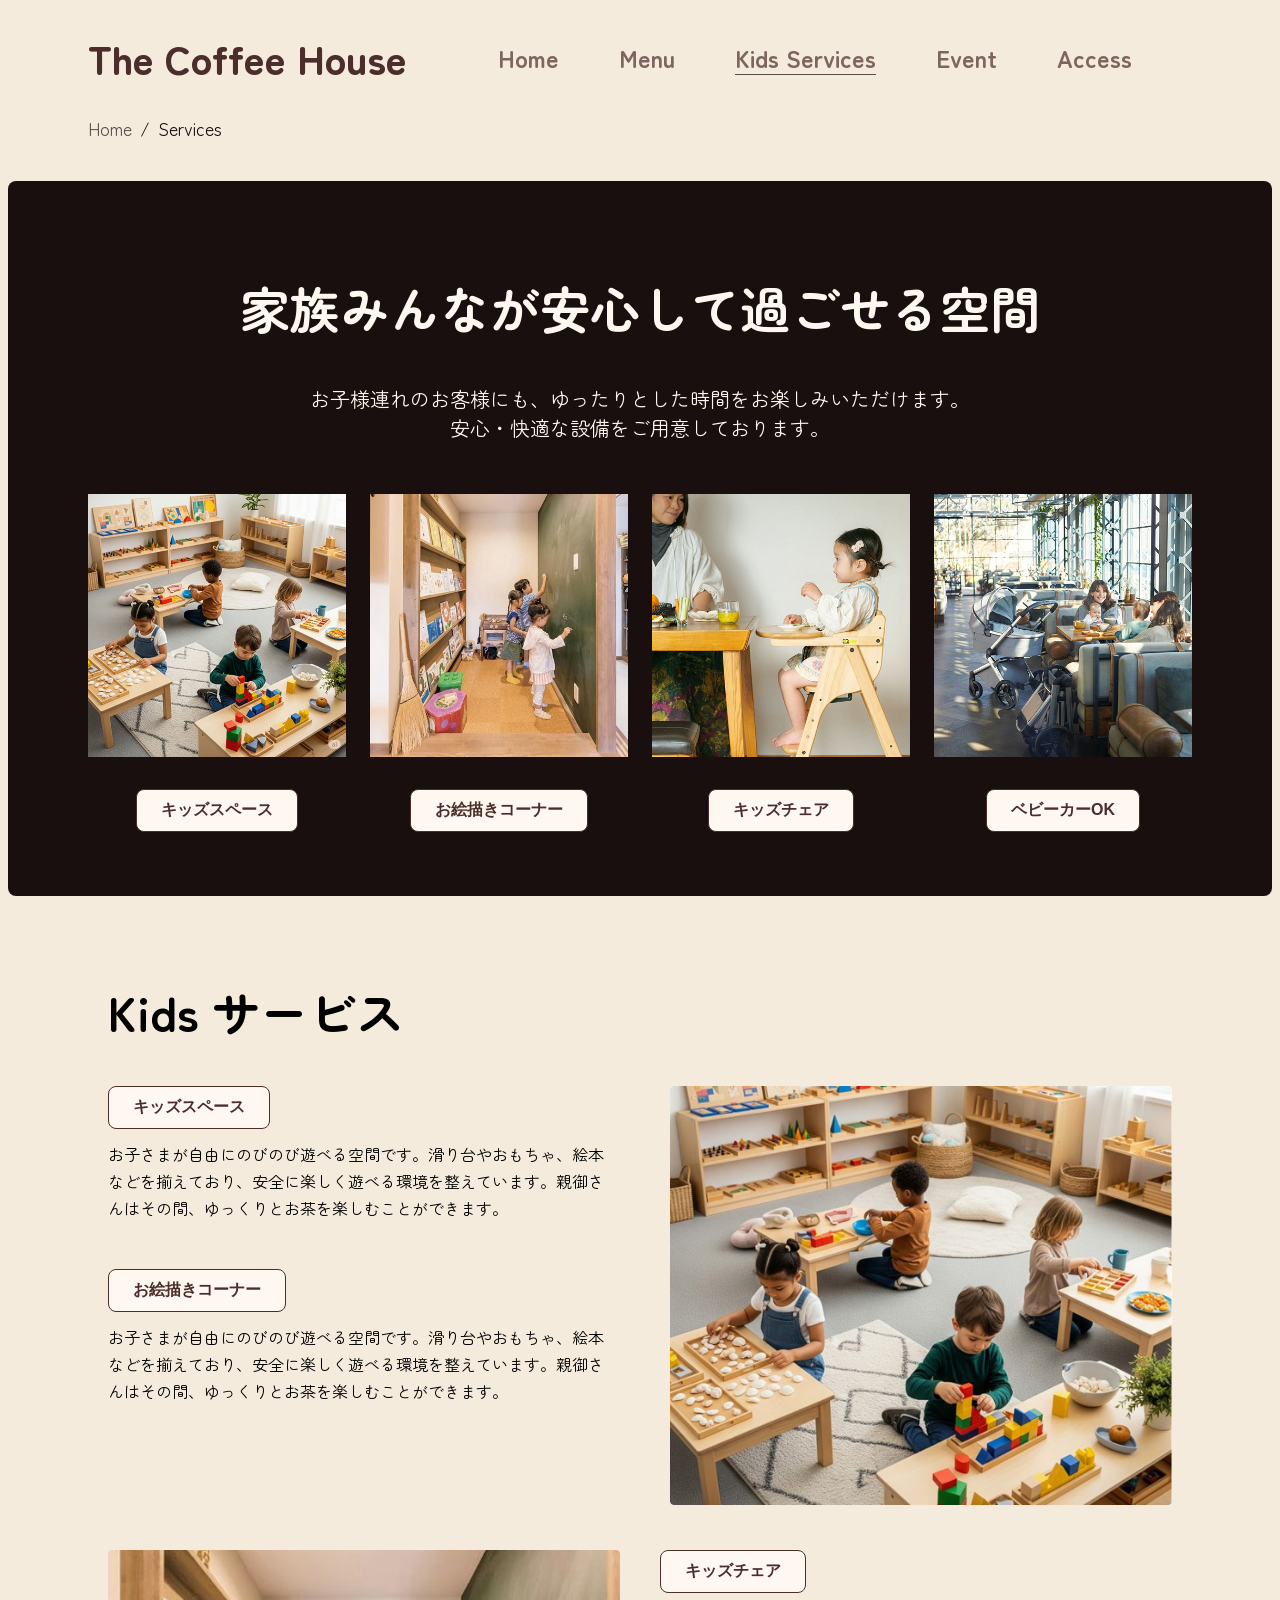
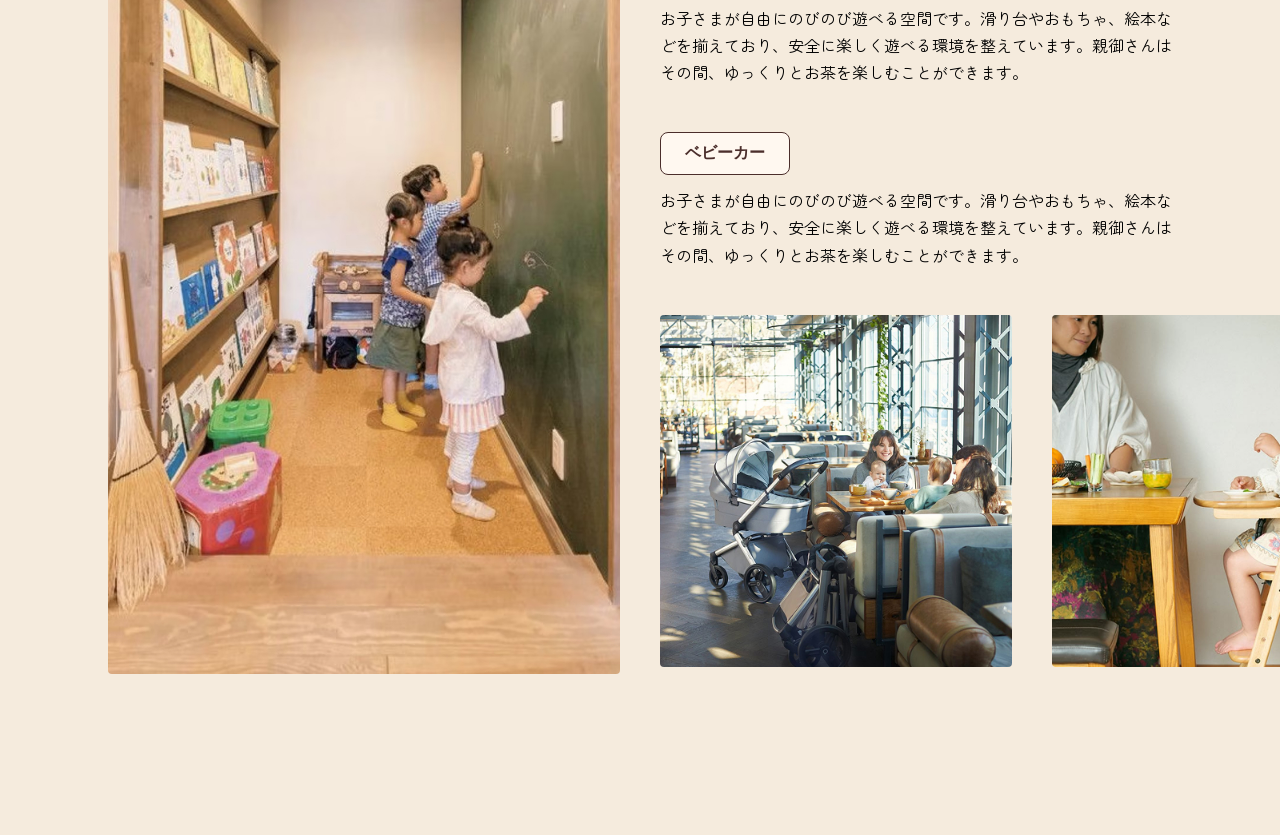
<file: pages/services.html>
<!DOCTYPE html>
<html lang="ja">
<head>
    <meta charset="UTF-8">
    <meta name="viewport" content="width=device-width, initial-scale=1.0">
    <title>Services</title>
    <link rel="stylesheet" href="/css/home.css">
    <link rel="stylesheet" href="/css/about.css">
    <link rel="stylesheet" href="/css/menu.css">
    <link rel="stylesheet" href="/css/services.css">
    <link rel="preconnect" href="https://fonts.googleapis.com">
    <link rel="preconnect" href="https://fonts.gstatic.com" crossorigin>
    <link rel="stylesheet" href="https://fonts.googleapis.com/css2?family=Material+Symbols+Outlined:opsz,wght,FILL,GRAD@24,400,0,0&icon_names=arrow_circle_right" />
    <link href="https://fonts.googleapis.com/css2?family=Zen+Maru+Gothic:wght@300;400;500;700;900&display=swap" rel="stylesheet">
</head>
<body>
    <header>
        <div class="navbar">
            <div class="nav-logo"><a href="../index.html">The Coffee House</a></div>
            <div class="nav-menu">
                <ul>
                    <li class="item"><a href="../index.html">Home</a></li>
                    <li class="item"><a href="../pages/menu.html">Menu</a></li>
                    <li class="item"><a href="../pages/services.html" class="active">Kids Services</a></li>
                    <li class="item"><a href="../pages/event.html">Event</a></li>
                    <li class="item"><a href="#">Access</a></li>
                </ul>
            </div>
        </div>
        <nav class="breadcrumb services-breadcrumb">
            <a href="../index.html">Home</a>
            <span>/</span>
            <span>Services</span>
        </nav>
    </header>

    <section class="services">
            <div class="services-info">
                <div class="services-title">
                    <h1>家族みんなが安心して過ごせる空間</h1>
                </div>
                <div class="services-text">
                    <p>お子様連れのお客様にも、ゆったりとした時間をお楽しみいただけます。<br>安心・快適な設備をご用意しております。</p>
                </div>
            </div>
            <div class="services-img">
                <ul>
                    <li class="img"><img src="/img/spacing.jpg" alt=""></li>
                    <li class="img"><img src="/img/ehon.jpg" alt=""></li>
                    <li class="img"><img src="/img/chair.jpg" alt=""></li>
                    <li class="img"><img src="/img/babycar.jpg" alt=""></li>
                </ul>
            </div>
            <div class="services-category">
                <ul>
                    <li>
                        <!-- <a href="/pages/services.html"> -->
                            <button class="btn-label">キッズスペース
                                <!-- <span class="material-symbols-outlined">arrow_circle_right</span> -->
                            </button>
                        </a>
                    </li>
                    <li>
                        <!-- <a href="/pages/services.html"> -->
                            <button class="btn-label">お絵描きコーナー
                                <!-- <span class="material-symbols-outlined">arrow_circle_right</span> -->
                            </button>
                        </a>
                    </li>
                    <li>
                        <!-- <a href="/pages/services.html"> -->
                            <button class="btn-label">キッズチェア
                                <!-- <span class="material-symbols-outlined">arrow_circle_right</span> -->
                            </button>
                        </a>
                    </li>
                    <li>
                        <!-- <a href="/pages/services.html"> -->
                            <button class="btn-label">ベビーカーOK
                                <!-- <span class="material-symbols-outlined">arrow_circle_right</span> -->
                            </button>
                        </a>
                    </li>
                </ul>
            </div>
        </section>
        <section class="kids-service">
            <div class="kids-title">
                <h1>Kids サービス</h1>
            </div>
            <div class="kids-grid">
                <div class="kids-grid-top">
                    <div class="kids-grid-block">
                        <div class="kids-grid-text">
                            <button class="btn-label">キッズスペース
                                <!-- <span class="material-symbols-outlined">arrow_circle_right</span> -->
                            </button>
                            <p>お子さまが自由にのびのび遊べる空間です。滑り台やおもちゃ、絵本などを揃えており、安全に楽しく遊べる環境を整えています。親御さんはその間、ゆっくりとお茶を楽しむことができます。</p>
                        </div>
                        <div class="kids-grid-text">
                            <button class="btn-label">お絵描きコーナー
                                <!-- <span class="material-symbols-outlined">arrow_circle_right</span> -->
                            </button>
                            <p>お子さまが自由にのびのび遊べる空間です。滑り台やおもちゃ、絵本などを揃えており、安全に楽しく遊べる環境を整えています。親御さんはその間、ゆっくりとお茶を楽しむことができます。</p>
                        </div>
                    </div>
                    <div class="kids-grid-img">
                        <img src="../img/kids-grid-img.jpg" alt="">
                    </div>
                </div>
                <div class="kids-grid-bottom">
                    <div class="kids-grid-img">
                        <img src="../img/kids-grid2.jpg" alt="">
                    </div>
                    <div class="kids-grid-block">
                        <div class="kids-grid-text">
                            <button class="btn-label">キッズチェア
                                <!-- <span class="material-symbols-outlined">arrow_circle_right</span> -->
                            </button>
                            <p>お子さまが自由にのびのび遊べる空間です。滑り台やおもちゃ、絵本などを揃えており、安全に楽しく遊べる環境を整えています。親御さんはその間、ゆっくりとお茶を楽しむことができます。</p>
                        </div>
                        <div class="kids-grid-text">
                            <button class="btn-label">ベビーカー
                                <!-- <span class="material-symbols-outlined">arrow_circle_right</span> -->
                            </button>
                            <p>お子さまが自由にのびのび遊べる空間です。滑り台やおもちゃ、絵本などを揃えており、安全に楽しく遊べる環境を整えています。親御さんはその間、ゆっくりとお茶を楽しむことができます。</p>
                        </div>
                        <div class="kids-grid-img-small">
                            <img src="../img/kids-grid03.jpg" alt="">
                            <img src="../img/kids-grid04.jpg" alt="">
                        </div>
                    </div>
                    
                </div>
            </div>
        </section>
</body>
</html>
</file>
<file: css/home.css>
*{
    box-sizing: border-box;
}
body{
    background-color: #F5EBDD;
    font-family:  "Zen Maru Gothic", sans-serif;
    font-style: normal;
}
body p{
    font-size: 20px;
}
body h1{
    font-size: 50px;
    font-weight: 700px;
}
/* :root dùng để khai báo biến
 */
:root{
    --primary-color: #4B2E2B;
    --secondary-color: #A67B5B;
    --base-color: #FFF8F0;
    --accent-color: #7A8C66;
    --text-color: #190F0E;
}

/* var dùng để dử dụng biến đã đặt
var{--primary-color}
*/

.navbar{
    max-width: 1440px;
    margin: 16px auto;
    display: flex;
    align-items: center;
    justify-content: space-between;
    position: sticky;
    top: 0;
    background-color: #F5EBDD;
    z-index: 100;
    max-width: 100vw;
    padding: 8px 80px;
}
.navbar a{
    display: inline-block;
    text-decoration: none;
    color: var(--primary-color);

}
.nav-menu ul{
    display: flex;
    align-items: center;
}
.nav-menu li{
    margin-right: 60px;
    list-style: none;
}
.nav-logo a{
    font-weight: 900;
    font-style: normal;
    font-size: 40px;
    
}
.item a{
    font-size: 24px;
    font-weight: 600;
    font-style: normal;
    opacity: 70%;
    /* nếu kh có position thì nó sẽ không nằm dưới chữ, thậm chí có thể không thấy luôn */
    position: relative;
}
.item a::after{
    /* thiếu content thì :affer không hoạt động */
    content: ""; 
    position: absolute;
    left: 0;
    bottom: 0;
    width: 0;
    height: 1px;
    background-color: var(--text-color);

    /* transition : property( giá trị cần áp dụng) timer easing(style)  */
    transition: width 0.4s cubic-bezier(0.4, 0, 0.2, 1);
}
.navbar a:hover::after{
    width: 100%;
}

/* ====position==== 
    position: static;  không dùng được top / left / right / bottom và “đứng yên theo flow”
    position: relative;  Nó vẫn đứng đúng chỗ cũ,làm mốc cho con absolute / và cho phép dùng top / left...
    position: absolute;  bay ra khỏi layout, đứng theo thằng cha gần nhất có position (relative / absolute / fixed)
    position: fixed;  dính luôn vào màn hình (navbar sticky kiểu này)
*/

/* ===hero=== */
/* hero background */
.hero-bg{
    width: 100%;
    height: 100vh;
    background-image: linear-gradient(
        to bottom,
         rgba(30, 30, 30, 0.6),
        rgba(25, 15, 14, 0.6)
          ),
    url(/img/hero.jpg);
    background-position: center center;
    background-size: cover;
    background-repeat: no-repeat;
}
/* hero-info */
.hero-bg{
    display: flex;
    align-items: center;
    color: var(--base-color);
}
.hero-info{
    padding-left: 100px;
}

.hero-info-top p{
    letter-spacing: 10px;
}
.hero-info-top {
  position: relative;
  display: inline-block;
}
.hero-info-top h1{
    margin: 0;
    font-weight: 900;
    font-size: 72px;
    /* tạo viền cho chữ */
    -webkit-text-stroke: var(--base-color) 40px;
    position: relative;
    z-index: 1; /* chữ chính nằm dưới */
}
.hero-info-top h2{
    margin: 0;
    color: var(--primary-color);
    font-size: 72px;
    font-weight: 900;
    position: absolute;
    top: 70px;
    left: 0;
    z-index: 2; /* đè lên trên */
}
.info-title h2{
    font-size: 40px;
    font-weight: 700;
}
.info-text{
    font-size: 24px;
    font-weight: normal;
}
/* ==メニュー見るボタン */
.btn{
    color: var(--primary-color);
    background-color: var(--base-color);
    border: var(--primary-color) 1px solid;
    border-radius: 8px;
    padding: 10px 24px;
    font-size: 16px;
    font-weight: 700;
    cursor: pointer;
    overflow: hidden;
    transition: color 0.4s ease;
    position: relative;
    z-index: 1;
}
.btn::before{
    content: "";
    position: absolute;
    top: 0;
    left: 0;
    width: 0%; /* bắt đầu từ 0 */
    height: 100%;
    background-color: var(--text-color);
    z-index: -1;
    transition: width 0.4s linear;
}
.btn:hover::before{
    width: 100%;
}
.btn:hover{
    color: var(--base-color);
}
.btn {
    display: inline-flex;
    align-items: center;  /* căn giữa theo chiều dọc */
    gap: 8px;             /* khoảng cách giữa chữ và icon */
}
/*======About====== */
.about{
    margin: 100px 80px;
    display: flex;
    align-items: stretch; /* stretch sẽ ép 2 khối cáo bằng nhau */
    gap: 48px;
}
.about-image,
.about-info {
    flex: 1;
}

.about-image img{
    max-width: 100%;
    height: 100%;
    border-radius: 8px;
    object-fit: cover;
}
.about-text{
    max-width: 700px;
    margin-bottom: 32px;
}

.about-text p{
    line-height: 1.5;
    text-align: left;
    /* khoảng cách giữa các từ 
    word-spacing: 5px;
    */

    /* hiển thị dấu 3 chấm trên 1 hàng 
    text-overflow: ellipsis;
    */

    /* hiển thị dấu 3 dấm ở hàng thứ... */
    display: -webkit-box;
    -webkit-box-orient: vertical;
    -webkit-line-clamp: 6;
    line-clamp: 6;
    overflow: hidden;

    line-break: strict;
    overflow-wrap: anywhere;

    /* rớt hàng những vẫn có nghĩa 
    word-break: break-word;
    */

}
.about-info{
    display: flex;
    flex-direction: column;
    align-items: left;
}
/* =====Services==== */
.services {
    /* max-width: 1200px; */
    display: grid;
    grid-template-rows: auto auto auto;
    /* gap: 40px; */
}
.services{
    background-color: var(--text-color);
    padding: 48px 80px;
    border-radius: 8px;
    color: var(--base-color);
}
.services-img ul,
.services-category ul{
    display: grid;
    grid-template-columns: repeat(4,1fr);
    gap: 24px;
    padding: 0;
}
.services-img li,
.services-category li{
    text-decoration: none;
    list-style: none;
    text-align: center;
    overflow: hidden;
}
.services-img img{
    width: 100%;
    height: 100%;
    object-fit: cover;
    transition: transform 0.4s ease;
}
.services-img li:hover img{
    transform: scale(1.1);
}
.services-info{
    margin: 0 auto 16px;
    text-align: center;
}
.services-text p{
    font-size: 20px;
}
/* ====MENU===== */
.menu-info{
    margin: 100px auto 0;
    text-align: center;
}
.menu-category ul{
    display: flex;
    align-items: center;
    justify-content: center;
    margin: 0 auto;
    gap: 180px;
    background-color: var(--text-color);
    border-radius: 8px;
    padding: 14px 24px;
    max-width: 1200px;
}
.menu-category li{
    list-style: none;
}
.category-item{
    text-decoration: none;
    font-size: 24px;
    font-weight: bold;
    color: rgba(245, 235, 221, 0.6);

}
.menu-category li:first-child .category-item{
    color: var(--base-color);
    border-bottom: var(--base-color) 1px solid;
}
.menu-cards{
    max-width: 1200px;
    display: grid;
    grid-template-columns: repeat(3,1fr);
    align-items: center;
    justify-content: space-around;
    gap: 40px;
    margin: 40px auto;
}
.card-item{
    background-color: var(--base-color);
    color: var(--text-color);
    padding: 14px;
    border-radius: 8px;
    border: rgba(25, 15, 14, 0.2) 1px solid;
    
}
.card-item img{
    width: 100%;
    height: 100%;
    object-fit: cover;
    border-radius: 8px;
}
.card-item h2{
    font-size: 32px;
    font-weight: 700;
    margin: 12px 0 8px;
}
.card-item p{
    font-size: 14px;
}
.card-price{
    display: flex;
    align-items: center;
    justify-content: space-between;
    padding: 0 10px;
}
.card-price p{
    font-size: 20px;
    font-weight: 700;
}
.btn-buy{
    color: var(--primary-color);
    background-color: var(--base-color);
    border: var(--primary-color) 1px solid;
    border-radius: 4px;
    padding: 8px 16px;
    font-size: 16px;
    font-weight: 700;
    cursor: pointer;
    overflow: hidden;
    transition: color 0.4s ease;
    position: relative;
    z-index: 1;
}
.btn-buy::before{
    content: "";
    position: absolute;
    top: 0;
    left: 0;
    width: 0%; /* bắt đầu từ 0 */
    height: 100%;
    background-color: var(--text-color);
    z-index: -1;
    transition: width 0.4s linear;
}
.btn-buy:hover::before{
    width: 100%;
}   
.btn-buy:hover{
    color: var(--base-color);
}
.our-menu .button{
    text-align: center;
    margin: 0 auto;
}

/* =======event====== */
.event{
    background-color: var(--text-color);
    color: var(--base-color);
    padding: 48px 80px;
    border-radius: 8px;
    margin: 100px 80px;
    display: flex;
    gap: 80px;
}
.event-img{
    width: 50%;
}
.event-img img{
    width: 100%;
    height: 100%;
    object-fit: cover;
    border-radius: 8px;
}
.event-info{
    width: 50%;
    text-align: right;
}
.event-title h2{
    font-size: 40px;
    font-weight: 700;
    margin: 0 0 8px;
}
.event-title p{
    font-size: 20px;
    color: #7A8C66;
} 
.event-text p{
    font-size: 20px;
    line-height: 1.5;
    word-break: keep-all;
}
.event-item{
    display: flex;
    align-items: center;
    justify-content: space-between;
    gap: 16px;
    margin-top: 24px;
    background-color: var(--base-color);
    color: var(--text-color);
    padding: 20px 16px;
    border-radius: 4px;
    font-size: 20px;
    font-weight: 500;
}
.event-btn{
    text-decoration: none;
    color: var(--base-color);
    background-color: #7A8C66;
    border-radius: 4px;
    padding: 8px 16px;
    font-size: 16px;
    font-weight: 700;
    cursor: pointer;
    overflow: hidden;
    transition: color 0.4s ease;
    position: relative;
    z-index: 1;
}
.button{
    margin-top: 24px;
}
 /* ====NEWS==== */
.news{
    margin: 100px 80px;
}
.news-header{
    display: flex;
    text-align: center;
    justify-content: space-between;
    margin-bottom: 40px;
}
.news-grid{
    display: flex;
    align-items: start;
    justify-content: center;
}

.news-main{
    display: flex;
    flex-direction: column;
    gap: 12px;
    width: 40%;
    margin-right: 40px;
    position: relative;
    overflow: hidden;
}
.news-main img{
    width: 100%;
    height: 100%;
    object-fit: cover;
    border-radius: 4px;
    display: block;
}
.news-main::after {
    content: "";
    position: absolute;
    inset: 0;
    background: linear-gradient(
    to top,
    rgba(0,0,0,0.7) 0%,
    rgba(0,0,0,0.2) 50%,
    rgba(0,0,0,0) 100%
);
}
.news-overlay {
    position: absolute;
    bottom: 10px;
    left: 10px;
    right: 10px;
    z-index: 2;
    color: #fff;
}

.news-overlay .news__title {
    font-size: 14px;
    font-weight: bold;
    margin-bottom: 5px;
}

.news-overlay p {
    font-size: 12px;
    line-height: 1.5;
}

.news-overlay .news-date {
    font-size: 14px;
}
.news-overlay .news-btn {
    display: inline-block;
    position: relative;
    margin-top: 10px;
    padding: 6px 0 0;
    color: var(--base-color);
    text-decoration: none;
    font-size: 12px;
    opacity: 0.8;
    transition: opacity 0.3s ease;
}
.news-overlay a::after{
    content: "";
    position: absolute;
    left: 0;
    bottom: -2px;
    width: 0;
    height: 1px;
    background-color: var(--base-color);
    transition: width 0.4s ease;
}
.news-overlay a:hover::after{
    width: 100%;
}
.news-overlay a:hover{
    opacity: 1;
}

/* =======news-list=======  */
.news-list{
    display: grid;
    grid-template-columns: repeat(2,1fr);
    gap: 24px;
}
.news-item {
    display: flex;
    gap: 20px;
    align-items: flex-start;
}
.news-item img {
    width: 215px;
    height: 250px;
    object-fit: cover;
    flex-shrink: 0;
    border-radius: 4px;
}

.news-info h3 {
    font-size: 22px;
    font-weight: bold;
    margin-bottom: 10px;
}

.news-info p {
    font-size: 14px;
    line-height: 1.8;
    margin-bottom: 12px;
    color: #333;
}

.news-date {
    font-size: 13px;
    color: #555;
}
.news-info .news-btn {
    display: inline-block;
    position: relative;
    margin-top: 10px;
    padding: 6px 0 0;
    color: var(--text-color);
    text-decoration: none;
    font-size: 12px;
    opacity: 0.8;
    transition: opacity 0.3s ease;
}
.news-info a::after{
    content: "";
    position: absolute;
    left: 0;
    bottom: -2px;
    width: 0;
    height: 1px;
    background-color: var(--text-color);
    transition: width 0.4s ease;
}
.news-info a:hover::after{
    width: 100%;
}
.news-info a:hover{
    opacity: 1;
}
.access{
    margin: 100px 80px;
}
.access-info{
    display: grid;
    grid-template-columns: 1fr 1.5fr;
    gap: 80px;
}

.access-shop{
    margin-bottom: 30px;
    background-color: var(--text-color);
    color: var(--base-color);
    padding: 10px 24px;
    border-radius: 4px;
}
.access-shop .access-label{
    font-size: 16px;
    margin-bottom: 12px;
    color: var(--accent-color);
}
.access-shop ul{
    list-style: none;
    padding: 0;
}
.access-shop li{
    font-size: 20px;
    line-height: 1.5;
}
.access-paking{
    background-color: var(--text-color);
    color: var(--base-color);
    padding: 10px 24px;
    border-radius: 4px;
}
.access-paking .access-label{
    font-size: 16px;
    margin-bottom: 12px;
    color: var(--accent-color);
}
.access-paking ul{      
    list-style: none;
    padding: 0;
}
.access-paking li{
    font-size: 20px;
    line-height: 1.5;
}   
.access-map iframe{
    width: 100%;
    height: 100%;
    min-height: 400px;
    border-radius: 8px;
    border: 0;
}
/* ====FOOTER ==== */
footer{
    background-color: var(--text-color);
    color: var(--base-color);
    text-align: center;
}
footer p{
    font-size: 14px;
    padding-bottom: 8px;
}
.footer{
    padding: 48px 80px;
    border-radius: 8px;
    display: flex;
    gap: 80px;
    align-items: center;
    justify-content: space-around;
}
.footer-left{
    text-align: left;
} 
.footer-logo{
    font-size: 32px;
    font-weight: 700;
    margin-bottom: 8px;
    position: relative;
    color: var(--text-color);
    -webkit-text-stroke: var(--base-color) 3px;
    
}

.footer-address{
    font-size: 16px;
    color: var(--base-color);
}
.footer-contact p{
    font-size: 16px;
    color: var(--base-color);
}
.footer-contact span{
    display: inline-block;
    width: 60px;
    font-weight: 700;
    padding-right: 20px;
}
.footer-right{
    display: flex;
    gap: 40px;
    text-align: left;
}
.footer-col ul{
    list-style: none;
    padding: 0;
}
.footer-col li{
    font-size: 16px;
    color: var(--base-color);
    text-decoration: none;
    letter-spacing: 1px;
    margin-bottom: 8px;
}
.footer-col h3{
    font-size: 24px;
    font-weight: 700;
    margin-bottom: 12px;
}
.footer-col h3::after{
    content: "";
    display: block;
    width: 0;
    height: 1px;
    background-color: var(--base-color);
    margin-top: 4px;
    position: relative;
    transition: width 0.4s ease;
}
.footer-col h3:hover::after{
    width: 100%;
}
</file>
<file: css/about.css>
:root{
    --primary-color: #4B2E2B;
    --secondary-color: #A67B5B;
    --base-color: #FFF8F0;
    --accent-color: #7A8C66;
    --text-color: #190F0E;
}
.nav-menu a.active::after{
    width: 100%;
    transition: none;
}
.about-detail-img img{
    width: 100%;
    height: 100%;
    object-fit: cover;
    margin-top: 40px;
}
.about-us{
    display: flex;
    flex-direction: column;
    align-items: center;
    text-align: center;
    gap: 20px;
    margin: 0 auto;
    max-width: 1000px;
    display: -webkit-box;
    -webkit-box-orient: vertical;
    -webkit-box-align: center;
}

.voice-bgr-img img{
    width: 100%;
    height: 100%;
    object-fit: cover;
}
.voices{
    margin: 80px 0;
    position: relative;
}
.voice-list{
    display: flex;
    align-items: stretch;
    gap: 60px;
    margin: 0 auto;
    max-width: 1200px;
    position: absolute;
    top: 50%;
    left: 50%;
    transform: translate(-50%, -30%);
}
.owner-voice, 
.customer-voice, 
.staff-voice{
    background-color: rgba(0, 0, 0, 0.1);
    border: rgba(250, 250, 250, 0.5) 1px solid;
    border-radius: 4px;
    backdrop-filter: blur(5px);
    -webkit-backdrop-filter: blur(5px);
    padding: 24px;
    flex: 1;
    width: 500px;
    color: var(--base-color);
    text-align: center;
}
.voice-list p{
    font-size: 16px;
    color: var(--base-color);
}
</file>
<file: css/menu.css>
:root{
    --primary-color: #4B2E2B;
    --secondary-color: #A67B5B;
    --base-color: #FFF8F0;
    --accent-color: #7A8C66;
    --text-color: #190F0E;
}
.nav-menu a.active::after{
    width: 100%;
    transition: none;
}
.header-bgr-img img{
    width: 100%;
    height: 100%;
    object-fit: cover;
}
.breadcrumb{
    display: flex;
    align-items: center;
    gap: 8px;
    font-size: 18px;
    color: var(--text-color);
    margin: 16px auto auto 80px;
}
.breadcrumb a{
    color: var(--text-color);
    opacity: 0.7;
    text-decoration: none;
    position: relative;
}
.breadcrumb a::after{
    content: '';
    left: 0;
    bottom: 0;
    width: 0;
    height: 1px;
    transition: width 0.3s ease;
    position: absolute;
    background-color: var(--text-color);
}
.breadcrumb a:hover::after{
    width: 100%;
}
</file>
<file: css/services.css>
:root{
    --primary-color: #4B2E2B;
    --secondary-color: #A67B5B;
    --base-color: #FFF8F0;
    --accent-color: #7A8C66;
    --text-color: #190F0E;
}

.services-breadcrumb{
    margin-bottom: 40px;
}
.btn-label{
        color: var(--primary-color);
    background-color: var(--base-color);
    border: var(--primary-color) 1px solid;
    border-radius: 8px;
    padding: 10px 24px;
    font-size: 16px;
    font-weight: 700;

}
.kids-service {
    margin: 80px 100px;
}

.kids-title h1 {
    font-size: 48px;
    margin-bottom: 40px;
}


.kids-grid {
    display: flex;
    flex-direction: column;
    gap: 40px;
}
.kids-grid-top {
    display: flex;
    gap: 60px;
    align-items: start;
}

.kids-grid-block {
    width: 50%;
    display: flex;
    flex-direction: column;
    justify-content: space-between;
}

.kids-grid-img {
    width: 50%;
}

.kids-grid-img img {
    width: 100%;
    height: 90%;
    object-fit: cover;
    border-radius: 4px;
}
.kids-grid-text {
    margin-bottom: 30px;
}

.kids-grid-text p {
    margin-top: 12px;
    line-height: 1.7;
    font-size: 16px;
    color: var(--t);
}
.kids-grid-bottom {
    display: flex;
    gap: 40px;
    align-items: stretch;
}

.kids-grid-block {
    width: 50%;
    display: flex;
    flex-direction: column;
}
.kids-grid-img-small {
    display: flex;
    gap: 40px;
}
.kids-grid-img-small img {
    width: 100%;
    height: 80%;
    object-fit: cover;
    border-radius: 4px;
}
</file>
<file: css/event.css>
:root{
    --primary-color: #4B2E2B;
    --secondary-color: #A67B5B;
    --base-color: #FFF8F0;
    --accent-color: #7A8C66;
    --text-color: #190F0E;
}
.workshop {
    padding: 80px 100px;
}

.workshop-container {
    max-width: 1200px;
    margin: 0 auto;
}

/* HEADER */
.workshop-header {
    text-align: center;
    margin-bottom: 60px;
}

.workshop-header p:first-child {
    color: var(--accent-color);
    font-size: 20px;
    margin-bottom: 10px;
}

.workshop-header h1 {
    font-size: 40px;
    margin-bottom: 10px;
}

.workshop-header p:last-child {
    font-size: 20px;
}

/* LIST */
.workshop-list {
    display: flex;
    flex-direction: column;
    gap: 40px;
}

/* ITEM */
.workshop-item {
    display: flex;
    gap: 40px;
    background: var(--accent-color);
    padding: 30px;
    border-radius: 8px;
    align-items: center;
}

/* IMAGE */
.workshop-img {
    width: 45%;
}

.workshop-img img {
    width: 100%;
    border-radius: 4px;
    object-fit: cover;
}

/* CONTENT */
.workshop-content {
    width: 55%;
    display: flex;
    flex-direction: column;
}

.workshop-content h2 {
    font-size: 22px;
    margin-bottom: 10px;
    color: var(--base-color);
}

.workshop-content p {
    font-size: 14px;
    color: var(--base-color);
    margin-bottom: 20px;
}
.workshop-box {
    min-height: 200px; 
    background: var(--base-color);
    border-radius: 8px;
    margin-bottom: 24px;
    display: flex;
    flex-direction: column;
    justify-content: center;
    align-items: center;
    text-align: center;
}

.workshop-section {
    margin-bottom: 16px;
}

.workshop-section h3 {
    font-size: 20px;
    margin-bottom: 8px;
    color: var(--text-color);
}

.workshop-section p {
    margin: 4px 0;
    font-size: 16px;
    color: var(--text-color);
}

.workshop-box p  {
    font-size: 10px;
    color: var(--text-color);
}

/* FOOTER */
.workshop-footer {
    display: flex;
    justify-content: space-between;
    align-items: center;
}

.workshop-footer span {
    font-size: 16px;
    color: var(--base-color);
}

.btn {
    background: var(--text-color);
    color: var(--base-color);
    border: none;
    padding: 10px 20px;
    border-radius: 6px;
    cursor: pointer;
}
</file>
